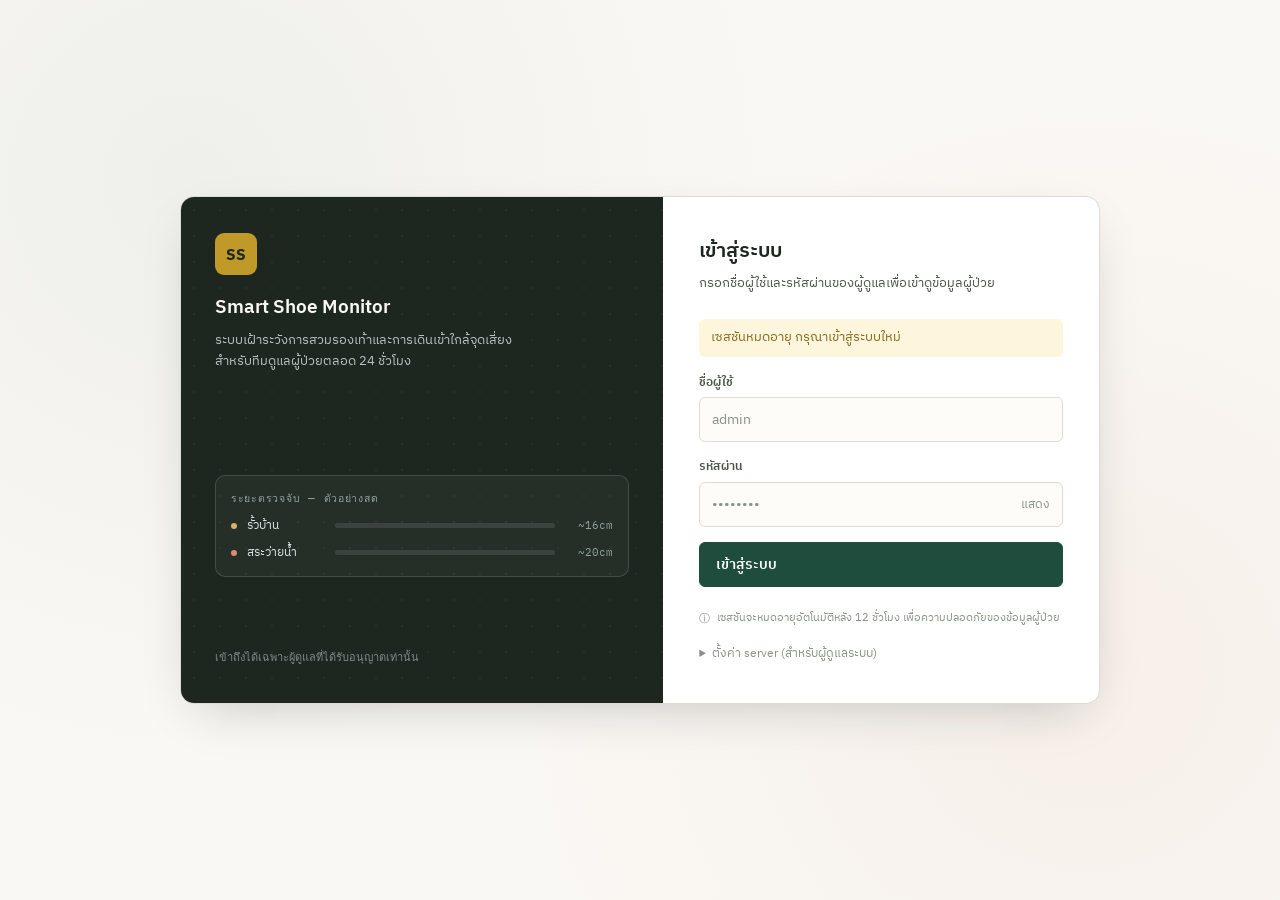
<file: dashboard.html>
<!DOCTYPE html>
<html lang="th">
<head>
<meta charset="UTF-8">
<meta name="viewport" content="width=device-width, initial-scale=1.0">
<title>Dashboard — Smart Shoe Monitor</title>
<link rel="preconnect" href="https://fonts.googleapis.com">
<link href="https://fonts.googleapis.com/css2?family=IBM+Plex+Sans+Thai:wght@400;500;600;700&family=IBM+Plex+Mono:wght@500;600&display=swap" rel="stylesheet">
<link rel="stylesheet" href="shared.css">
<style>
  /* ===== Stat grid ===== */
  .stat-grid{
    display:grid;
    grid-template-columns:repeat(4,1fr);
    gap:1px;
    background:var(--line);
    border:1px solid var(--line);
    border-radius:var(--radius);
    overflow:hidden;
    margin-bottom:2rem;
  }
  .stat{background:var(--panel); padding:1.1rem 1.2rem; position:relative;}
  .stat-label{font-size:11.5px; color:var(--ink-soft); margin-bottom:.5rem;}
  .stat-value{
    font-family:'IBM Plex Mono',monospace;
    font-size:28px; font-weight:600; line-height:1;
    display:flex; align-items:baseline; gap:.35rem;
  }
  .stat-value .unit{font-size:13px; font-weight:500; color:var(--ink-faint);}
  .stat-sub{font-size:11.5px; color:var(--ink-faint); margin-top:.45rem;}
  .stat.flag-danger .stat-value{color:var(--clay);}
  .stat.flag-warning .stat-value{color:var(--gold);}
  .stat.flag-ok .stat-value{color:var(--pine);}
  .stat-icon{position:absolute; top:1.1rem; right:1.2rem; width:7px; height:7px; border-radius:50%;}
  .stat.flag-danger .stat-icon{background:var(--clay);}
  .stat.flag-warning .stat-icon{background:var(--gold-mid);}
  .stat.flag-ok .stat-icon{background:var(--pine-mid);}

  @media (max-width: 900px){ .stat-grid{grid-template-columns:repeat(2,1fr);} }

  /* ===== Body grid ===== */
  .body-grid{display:grid; grid-template-columns:1.15fr .85fr; gap:1.5rem;}
  @media (max-width: 980px){ .body-grid{grid-template-columns:1fr;} }

  /* ===== Zone breakdown bars ===== */
  .zone-bars{padding:1.1rem 1.2rem;}
  .zone-bar-row{margin-bottom:1rem;}
  .zone-bar-row:last-child{margin-bottom:0;}
  .zone-bar-top{display:flex; justify-content:space-between; font-size:12.5px; margin-bottom:.4rem;}
  .zone-bar-top .zname{font-weight:600;}
  .zone-bar-top .zcount{font-family:'IBM Plex Mono',monospace; color:var(--ink-faint);}
  .zone-bar-track{height:8px; border-radius:4px; background:var(--paper); overflow:hidden;}
  .zone-bar-fill{height:100%; border-radius:4px; transition:width .4s ease;}
  .zone-bar-fill.fence{background:var(--gold-mid);}
  .zone-bar-fill.pool{background:var(--clay-mid);}

  /* ===== Event log ===== */
  .event-row{display:flex; gap:.8rem; padding:.7rem 1.2rem; border-bottom:1px solid var(--line-soft); font-size:12.5px;}
  .event-row:last-child{border-bottom:none;}
  .event-time{font-family:'IBM Plex Mono',monospace; color:var(--ink-faint); font-size:11px; width:46px; flex-shrink:0; padding-top:.15rem;}
  .event-dot{width:7px; height:7px; border-radius:50%; margin-top:.45rem; flex-shrink:0;}
  .event-dot.danger{background:var(--clay);}
  .event-dot.warning{background:var(--gold-mid);}
  .event-dot.ok{background:var(--pine-mid);}
  .event-dot.info{background:var(--slate);}
  .event-text strong{font-weight:600;}
  .event-sub{color:var(--ink-faint); font-size:11px; margin-top:1px;}
  .event-log-body{max-height:560px; overflow-y:auto;}

  .refresh-note{
    display:flex; align-items:center; gap:.4rem;
    font-size:11px; color:var(--ink-faint); font-family:'IBM Plex Mono',monospace;
  }

  .footnote{
    margin-top:1.5rem; padding:1rem 1.2rem;
    border:1px dashed var(--line); border-radius:var(--radius);
    font-size:11.5px; color:var(--ink-faint);
    display:flex; gap:.6rem;
  }
</style>
</head>
<body>

<header class="app-header">
  <div class="brand">
    <div class="brand-mark">SS</div>
    <div class="brand-text">
      <h1>Smart Shoe Monitor</h1>
      <p>ระบบเฝ้าระวังการสวมรองเท้าและความเสี่ยงการพลัดหลง</p>
    </div>
  </div>
  <nav class="app-nav" aria-label="เมนูหลัก">
    <a href="dashboard.html" aria-current="page">Dashboard</a>
    <a href="log.html">Log</a>
    <a href="report.html">Report</a>
  </nav>
  <div class="header-right">
    <div class="live-pill" id="livePill"><span class="live-dot" id="liveDot"></span><span id="liveText">เชื่อมต่อ server...</span></div>
    <div class="user-pill">ผู้ดูแล: <span class="who" id="headerUser">—</span></div>
    <button class="logout-btn" id="logoutBtn">ออกจากระบบ</button>
  </div>
</header>

<main class="app-main">

  <div class="section-label">สรุปภาพรวมวันนี้</div>
  <div class="stat-grid" id="statGrid">
    <div class="stat"><div class="state-block"><span class="spinner"></span></div></div>
    <div class="stat"><div class="state-block"><span class="spinner"></span></div></div>
    <div class="stat"><div class="state-block"><span class="spinner"></span></div></div>
    <div class="stat"><div class="state-block"><span class="spinner"></span></div></div>
  </div>

  <div class="body-grid">

    <div>
      <div class="section-label">สัดส่วนจุดเสี่ยงที่ถูกละเมิดวันนี้</div>
      <div class="panel" style="margin-bottom:1.5rem;">
        <div class="panel-head">
          <h2>เข้าใกล้จุดอันตราย แยกตามจุด</h2>
          <span class="count" id="zoneTotalCount">—</span>
        </div>
        <div class="zone-bars" id="zoneBars">
          <div class="state-block"><span class="spinner"></span></div>
        </div>
      </div>

      <div class="section-label">เกี่ยวกับหน้านี้</div>
      <div class="footnote">
        <span class="mono" aria-hidden="true">ⓘ</span>
        <span>ข้อมูลในหน้านี้ดึงสดจาก <code class="mono">/api/dashboard/summary</code> นับเฉพาะวันนี้ (เวลาไทย) ดูประวัติย้อนหลังทั้งหมดได้ที่หน้า <strong>Log</strong> และดูแนวโน้มเชิงสถิติได้ที่หน้า <strong>Report</strong></span>
      </div>
    </div>

    <div>
      <div class="section-label" style="display:flex; align-items:center; justify-content:space-between; gap:.5rem;">
        <span style="white-space:nowrap;">บันทึกเหตุการณ์ล่าสุด</span>
        <span class="refresh-note" id="refreshNote">อัปเดตล่าสุด —</span>
      </div>
      <div class="panel">
        <div class="panel-head">
          <h2>Event log</h2>
          <span class="count" id="eventCount">—</span>
        </div>
        <div class="panel-body event-log-body" id="eventLog">
          <div class="state-block"><span class="spinner"></span></div>
        </div>
      </div>
    </div>

  </div>

</main>

<script src="shared.js"></script>
<script>
  requireAuth();
  initHeaderChrome();

  const REFRESH_MS = 15000;
  let refreshTimer = null;

  async function loadSummary() {
    try {
      const data = await authFetch('/api/dashboard/summary');
      setLive(true);
      renderStats(data);
      renderZoneBars(data.breach_by_zone || {});
      renderEvents(data.recent_events || []);
      document.getElementById('refreshNote').textContent =
        'อัปเดตล่าสุด ' + new Date().toLocaleTimeString('th-TH', { hour: '2-digit', minute: '2-digit', second: '2-digit', hour12: false });
    } catch (err) {
      setLive(false);
      if (err.status !== 401) {
        renderError(err.message || 'โหลดข้อมูลไม่สำเร็จ');
      }
    }
  }

  function setLive(ok) {
    document.getElementById('liveDot').className = 'live-dot' + (ok ? '' : ' off');
    document.getElementById('liveText').textContent = ok ? 'เชื่อมต่อ server' : 'เชื่อมต่อ server ไม่ได้';
  }

  function renderStats(data) {
    const breachToday = data.breach_today ?? 0;
    const shoeToday = data.shoe_removed_today ?? 0;
    const byZone = data.breach_by_zone || {};
    const fenceCount = byZone.fence ?? 0;
    const poolCount = byZone.pool ?? 0;

    const cards = [
      {
        flag: breachToday > 0 ? 'danger' : 'ok',
        label: 'เข้าใกล้จุดอันตราย (วันนี้)',
        value: breachToday, unit: 'ครั้ง',
        sub: `รั้วบ้าน ${fenceCount} · สระว่ายน้ำ ${poolCount}`,
      },
      {
        flag: shoeToday > 0 ? 'warning' : 'ok',
        label: 'ถอดรองเท้า (วันนี้)',
        value: shoeToday, unit: 'ครั้ง',
        sub: shoeToday > 0 ? 'ดูรายละเอียดในตาราง Log' : 'ยังไม่มีการถอดรองเท้าวันนี้',
      },
      {
        flag: 'ok',
        label: 'จุดเสี่ยงที่ตรวจพบ',
        value: Object.keys(byZone).length, unit: 'จุด',
        sub: Object.keys(byZone).length ? Object.keys(byZone).map(zoneLabel).join(' · ') : 'ไม่มีการละเมิดวันนี้',
      },
      {
        flag: 'ok',
        label: 'เหตุการณ์ล่าสุด',
        value: (data.recent_events || []).length, unit: 'รายการ',
        sub: 'แสดง 20 รายการล่าสุดทุกประเภท',
      },
    ];

    document.getElementById('statGrid').innerHTML = cards.map(c => `
      <div class="stat flag-${c.flag}">
        <div class="stat-icon"></div>
        <div class="stat-label">${c.label}</div>
        <div class="stat-value">${c.value}<span class="unit">${c.unit}</span></div>
        <div class="stat-sub">${c.sub}</div>
      </div>
    `).join('');
  }

  function renderZoneBars(byZone) {
    const entries = Object.entries(byZone);
    const wrap = document.getElementById('zoneBars');
    const totalEl = document.getElementById('zoneTotalCount');
    const total = entries.reduce((s, [, v]) => s + v, 0);
    totalEl.textContent = `${total} ครั้งวันนี้`;

    if (!entries.length) {
      wrap.innerHTML = `<div class="state-block"><span class="state-icon">✓</span>ยังไม่มีการละเมิดจุดเสี่ยงวันนี้</div>`;
      return;
    }

    const max = Math.max(...entries.map(([, v]) => v), 1);
    wrap.innerHTML = entries.map(([zone, count]) => `
      <div class="zone-bar-row">
        <div class="zone-bar-top">
          <span class="zname">${zoneLabel(zone)}</span>
          <span class="zcount">${count} ครั้ง</span>
        </div>
        <div class="zone-bar-track">
          <div class="zone-bar-fill ${zone === 'pool' ? 'pool' : 'fence'}" style="width:${(count / max) * 100}%"></div>
        </div>
      </div>
    `).join('');
  }

  function renderEvents(events) {
    document.getElementById('eventCount').textContent = `${events.length} รายการ`;
    const log = document.getElementById('eventLog');

    if (!events.length) {
      log.innerHTML = `<div class="state-block"><span class="state-icon">—</span>ยังไม่มีเหตุการณ์บันทึก</div>`;
      return;
    }

    log.innerHTML = events.map(e => {
      const sev = eventSeverity(e);
      const time = e.ts_local ? new Date(e.ts_local).toLocaleTimeString('th-TH', { hour: '2-digit', minute: '2-digit', hour12: false }) : '—';
      const who = e.label || e.device_id || 'อุปกรณ์ไม่ทราบชื่อ';
      let text = eventTypeLabel(e.event_type);
      let sub = e.device_id || '';

      if (e.event_type === 'zone_breach') {
        sub = `${zoneLabel(e.zone)} · ระยะ ${fmtDistance(e.distance_cm)}`;
      } else if (e.event_type === 'shoe_removed') {
        if (e.shoe_left === false && e.shoe_right === false) text = 'ถอดรองเท้าทั้งสองข้าง';
        else if (e.shoe_left === false) text = 'ถอดรองเท้าข้างซ้าย';
        else if (e.shoe_right === false) text = 'ถอดรองเท้าข้างขวา';
        sub = e.device_id || '';
      } else if (e.event_type === 'step_data') {
        sub = `${e.step_count ?? 0} ก้าว · ${e.device_id || ''}`;
      }

      return `
        <div class="event-row">
          <span class="event-time">${time}</span>
          <span class="event-dot ${sev}"></span>
          <div class="event-text">
            <strong>${who}</strong> ${text}
            <div class="event-sub">${sub}</div>
          </div>
        </div>
      `;
    }).join('');
  }

  function renderError(message) {
    document.getElementById('statGrid').innerHTML = `
      <div class="stat" style="grid-column:1/-1;">
        <div class="state-block error"><span class="state-icon">⚠</span>${message}</div>
      </div>`;
  }

  // initial load + polling
  loadSummary();
  refreshTimer = setInterval(loadSummary, REFRESH_MS);
  document.addEventListener('visibilitychange', () => {
    if (document.visibilityState === 'visible') loadSummary();
  });
</script>

</body>
</html>
</file>
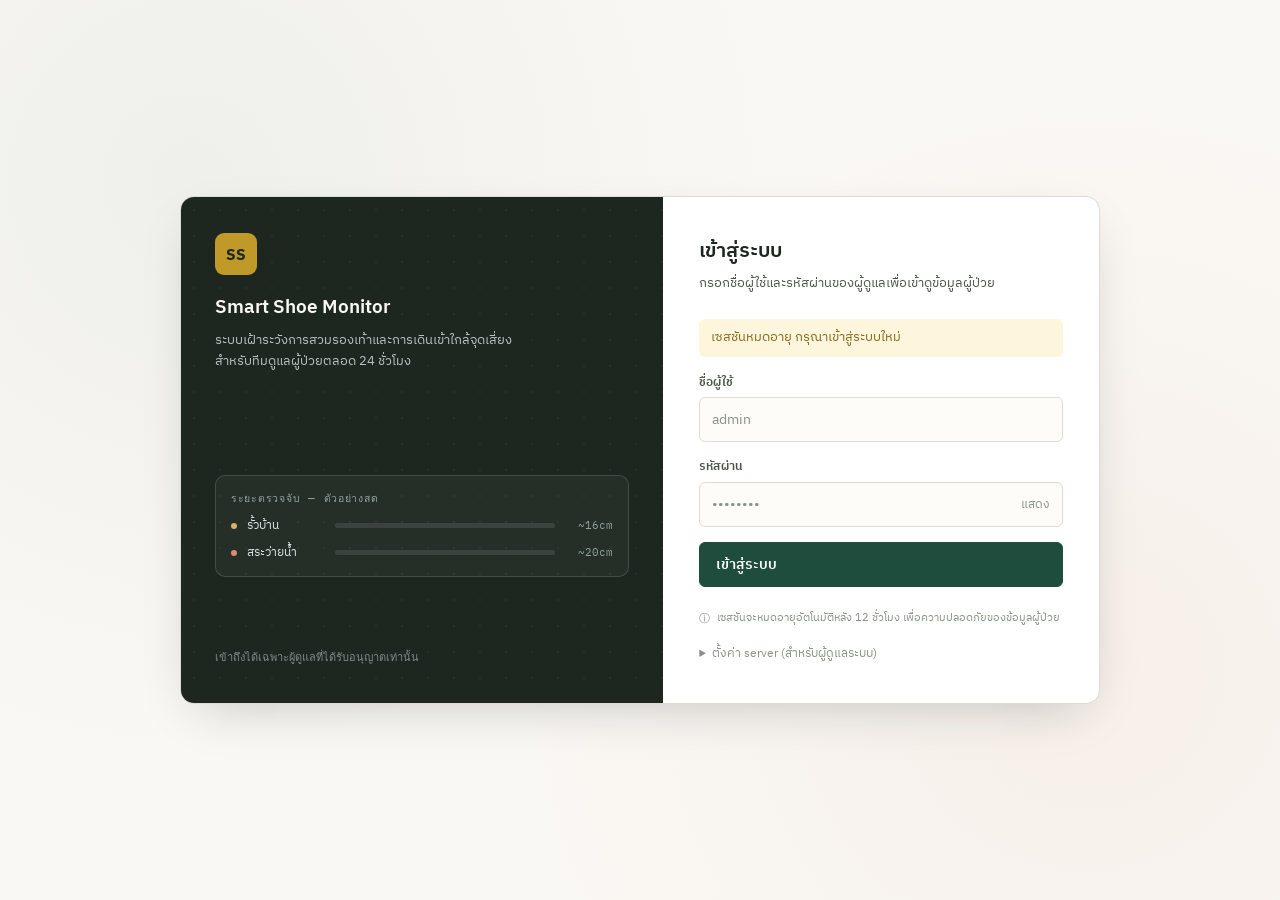
<file: log.html>
<!DOCTYPE html>
<html lang="th">
<head>
<meta charset="UTF-8">
<meta name="viewport" content="width=device-width, initial-scale=1.0">
<title>Log — Smart Shoe Monitor</title>
<link rel="preconnect" href="https://fonts.googleapis.com">
<link href="https://fonts.googleapis.com/css2?family=IBM+Plex+Sans+Thai:wght@400;500;600;700&family=IBM+Plex+Mono:wght@500;600&display=swap" rel="stylesheet">
<link rel="stylesheet" href="shared.css">
<style>
  .filter-panel{margin-bottom:1.4rem;}
  .filter-grid{
    display:grid;
    grid-template-columns:repeat(5, 1fr) auto;
    gap:.8rem;
    padding:1.1rem 1.2rem;
    align-items:end;
  }
  @media (max-width: 1100px){ .filter-grid{grid-template-columns:repeat(3,1fr); } }
  @media (max-width: 700px){ .filter-grid{grid-template-columns:repeat(2,1fr); } }

  .f-field label{
    display:block; font-size:11px; font-weight:600;
    color:var(--ink-soft); margin-bottom:.35rem;
  }
  .f-field select, .f-field input{
    width:100%; font-family:inherit; font-size:12.5px;
    padding:.55rem .6rem;
    border:1px solid var(--line); border-radius:var(--radius-sm);
    background:#fdfcf9; color:var(--ink);
  }
  .f-field select:focus, .f-field input:focus{outline:none; border-color:var(--pine-mid); box-shadow:var(--focus-ring);}
  .f-actions{display:flex; gap:.5rem;}

  /* ===== table ===== */
  .table-wrap{overflow-x:auto;}
  table.log-table{width:100%; border-collapse:collapse; font-size:12.5px; min-width:780px;}
  table.log-table thead th{
    text-align:left; padding:.7rem 1rem;
    font-size:10.5px; letter-spacing:.05em; text-transform:uppercase;
    color:var(--ink-faint); border-bottom:1px solid var(--line);
    background:var(--paper);
    position:sticky; top:0;
  }
  table.log-table tbody td{
    padding:.65rem 1rem; border-bottom:1px solid var(--line-soft);
    vertical-align:middle;
  }
  table.log-table tbody tr:hover{background:var(--paper);}
  table.log-table tbody tr:last-child td{border-bottom:none;}
  .col-time{font-family:'IBM Plex Mono',monospace; color:var(--ink-soft); white-space:nowrap;}
  .col-device{font-family:'IBM Plex Mono',monospace; font-size:11.5px; color:var(--ink-faint);}

  .table-scroll{max-height:62vh; overflow:auto;}

  /* ===== pagination ===== */
  .pagination{
    display:flex; align-items:center; justify-content:space-between;
    padding:.9rem 1.2rem; border-top:1px solid var(--line-soft);
    font-size:12px; color:var(--ink-soft); flex-wrap:wrap; gap:.6rem;
  }
  .page-controls{display:flex; align-items:center; gap:.5rem;}
  .page-controls button{
    background:var(--panel); border:1px solid var(--line); border-radius:var(--radius-sm);
    padding:.4rem .75rem; font-size:12px; cursor:pointer; font-family:inherit;
  }
  .page-controls button:disabled{opacity:.4; cursor:not-allowed;}
  .page-controls button:not(:disabled):hover{background:var(--paper);}
  .page-num{font-family:'IBM Plex Mono',monospace;}
</style>
</head>
<body>

<header class="app-header">
  <div class="brand">
    <div class="brand-mark">SS</div>
    <div class="brand-text">
      <h1>Smart Shoe Monitor</h1>
      <p>ระบบเฝ้าระวังการสวมรองเท้าและความเสี่ยงการพลัดหลง</p>
    </div>
  </div>
  <nav class="app-nav" aria-label="เมนูหลัก">
    <a href="dashboard.html">Dashboard</a>
    <a href="log.html" aria-current="page">Log</a>
    <a href="report.html">Report</a>
  </nav>
  <div class="header-right">
    <div class="user-pill">ผู้ดูแล: <span class="who" id="headerUser">—</span></div>
    <button class="logout-btn" id="logoutBtn">ออกจากระบบ</button>
  </div>
</header>

<main class="app-main">

  <div class="section-label">ตัวกรองเหตุการณ์</div>
  <div class="panel filter-panel">
    <div class="filter-grid">
      <div class="f-field">
        <label for="fDevice">อุปกรณ์</label>
        <select id="fDevice"><option value="">ทั้งหมด</option></select>
      </div>
      <div class="f-field">
        <label for="fType">ประเภทเหตุการณ์</label>
        <select id="fType">
          <option value="">ทั้งหมด</option>
          <option value="zone_breach">เข้าใกล้จุดอันตราย</option>
          <option value="shoe_removed">ถอดรองเท้า</option>
          <option value="step_data">ข้อมูลการเดิน</option>
          <option value="heartbeat">heartbeat</option>
        </select>
      </div>
      <div class="f-field">
        <label for="fZone">จุดเสี่ยง</label>
        <select id="fZone">
          <option value="">ทั้งหมด</option>
          <option value="fence">รั้วบ้าน</option>
          <option value="pool">สระว่ายน้ำ</option>
        </select>
      </div>
      <div class="f-field">
        <label for="fFrom">จากวันที่</label>
        <input type="date" id="fFrom">
      </div>
      <div class="f-field">
        <label for="fTo">ถึงวันที่</label>
        <input type="date" id="fTo">
      </div>
      <div class="f-actions">
        <button class="btn btn-primary" id="applyFilters">กรอง</button>
        <button class="btn btn-ghost" id="clearFilters">ล้าง</button>
      </div>
    </div>
  </div>

  <div class="section-label">รายการเหตุการณ์</div>
  <div class="panel">
    <div class="panel-head">
      <h2>Event log</h2>
      <span class="count" id="logCount">—</span>
    </div>

    <div id="logBody">
      <div class="state-block"><span class="spinner"></span></div>
    </div>

    <div class="pagination" id="pagination" style="display:none;">
      <span id="pageInfo"></span>
      <div class="page-controls">
        <button id="prevPage">← ก่อนหน้า</button>
        <span class="page-num" id="pageNum">1</span>
        <button id="nextPage">ถัดไป →</button>
      </div>
    </div>
  </div>

</main>

<script src="shared.js"></script>
<script>
  requireAuth();
  initHeaderChrome();

  const state = { page: 1, per_page: 50, pages: 1, total: 0 };

  function currentFilters() {
    const f = {};
    const device = document.getElementById('fDevice').value;
    const type = document.getElementById('fType').value;
    const zone = document.getElementById('fZone').value;
    const from = document.getElementById('fFrom').value;
    const to = document.getElementById('fTo').value;
    if (device) f.device_id = device;
    if (type) f.event_type = type;
    if (zone) f.zone = zone;
    if (from) f.from_ts = `${from}T00:00:00+07:00`;
    if (to) f.to_ts = `${to}T23:59:59+07:00`;
    return f;
  }

  function buildQuery(params) {
    const usp = new URLSearchParams(params);
    return usp.toString() ? `?${usp.toString()}` : '';
  }

  async function loadDevices() {
    try {
      const devices = await authFetch('/api/devices');
      const sel = document.getElementById('fDevice');
      (devices || []).forEach(d => {
        const opt = document.createElement('option');
        opt.value = d.device_id;
        opt.textContent = d.label ? `${d.label} (${d.device_id})` : d.device_id;
        sel.appendChild(opt);
      });
    } catch (err) {
      // ไม่ critical ต่อหน้านี้ — ปล่อยให้ dropdown เหลือแค่ "ทั้งหมด"
    }
  }

  async function loadLogs() {
    const body = document.getElementById('logBody');
    body.innerHTML = `<div class="state-block"><span class="spinner"></span></div>`;
    document.getElementById('pagination').style.display = 'none';

    const params = { ...currentFilters(), page: state.page, per_page: state.per_page };

    try {
      const data = await authFetch(`/api/logs${buildQuery(params)}`);
      state.page = data.page;
      state.pages = data.pages || 1;
      state.total = data.total || 0;
      renderTable(data.data || []);
      renderPagination();
      document.getElementById('logCount').textContent = `${state.total} รายการ`;
    } catch (err) {
      if (err.status !== 401) {
        body.innerHTML = `<div class="state-block error"><span class="state-icon">⚠</span>${err.message || 'โหลดข้อมูลไม่สำเร็จ'}</div>`;
      }
    }
  }

  function renderTable(rows) {
    const body = document.getElementById('logBody');
    if (!rows.length) {
      body.innerHTML = `<div class="state-block"><span class="state-icon">—</span>ไม่พบเหตุการณ์ตามเงื่อนไขที่เลือก</div>`;
      return;
    }

    const trs = rows.map(r => {
      const sev = eventSeverity(r);
      const time = r.ts_local ? new Date(r.ts_local).toLocaleString('th-TH', { day:'2-digit', month:'2-digit', year:'numeric', hour:'2-digit', minute:'2-digit', hour12:false }) : '—';

      let detail = '—';
      if (r.event_type === 'zone_breach') {
        detail = `${zoneLabel(r.zone)} · ${fmtDistance(r.distance_cm)}`;
      } else if (r.event_type === 'shoe_removed') {
        if (r.shoe_left === false && r.shoe_right === false) detail = 'ทั้งสองข้าง';
        else if (r.shoe_left === false) detail = 'ข้างซ้าย';
        else if (r.shoe_right === false) detail = 'ข้างขวา';
        else detail = 'สวมครบ';
      } else if (r.event_type === 'step_data') {
        detail = `${r.step_count ?? 0} ก้าว`;
      }

      return `
        <tr>
          <td class="col-time">${time}</td>
          <td><span class="chip ${sev}">${eventTypeLabel(r.event_type)}</span></td>
          <td>${r.device_label || '—'}</td>
          <td class="col-device">${r.device_id || '—'}</td>
          <td>${detail}</td>
        </tr>
      `;
    }).join('');

    body.innerHTML = `
      <div class="table-wrap table-scroll">
        <table class="log-table">
          <thead>
            <tr>
              <th>เวลา</th>
              <th>ประเภท</th>
              <th>อุปกรณ์ (ชื่อ)</th>
              <th>device_id</th>
              <th>รายละเอียด</th>
            </tr>
          </thead>
          <tbody>${trs}</tbody>
        </table>
      </div>
    `;
  }

  function renderPagination() {
    const pag = document.getElementById('pagination');
    if (state.total === 0) { pag.style.display = 'none'; return; }
    pag.style.display = 'flex';

    const startRow = (state.page - 1) * state.per_page + 1;
    const endRow = Math.min(state.page * state.per_page, state.total);
    document.getElementById('pageInfo').textContent = `แสดง ${startRow}–${endRow} จาก ${state.total} รายการ`;
    document.getElementById('pageNum').textContent = `${state.page} / ${state.pages}`;

    document.getElementById('prevPage').disabled = state.page <= 1;
    document.getElementById('nextPage').disabled = state.page >= state.pages;
  }

  document.getElementById('applyFilters').addEventListener('click', () => {
    state.page = 1;
    loadLogs();
  });
  document.getElementById('clearFilters').addEventListener('click', () => {
    document.getElementById('fDevice').value = '';
    document.getElementById('fType').value = '';
    document.getElementById('fZone').value = '';
    document.getElementById('fFrom').value = '';
    document.getElementById('fTo').value = '';
    state.page = 1;
    loadLogs();
  });
  document.getElementById('prevPage').addEventListener('click', () => {
    if (state.page > 1) { state.page -= 1; loadLogs(); }
  });
  document.getElementById('nextPage').addEventListener('click', () => {
    if (state.page < state.pages) { state.page += 1; loadLogs(); }
  });

  loadDevices();
  loadLogs();
</script>

</body>
</html>
</file>
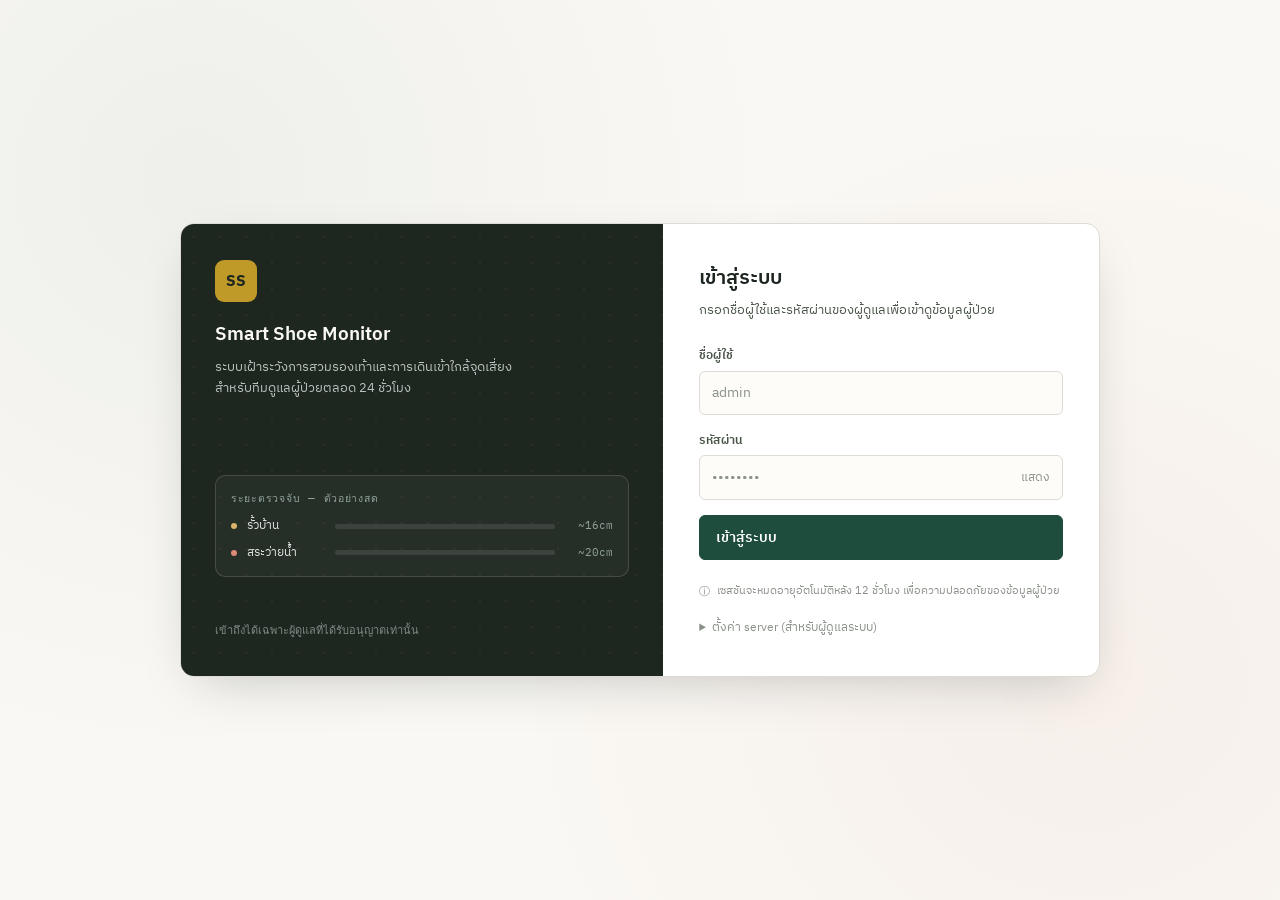
<file: login.html>
<!DOCTYPE html>
<html lang="th">
<head>
<meta charset="UTF-8">
<meta name="viewport" content="width=device-width, initial-scale=1.0">
<title>เข้าสู่ระบบ — Smart Shoe Monitor</title>
<link rel="preconnect" href="https://fonts.googleapis.com">
<link href="https://fonts.googleapis.com/css2?family=IBM+Plex+Sans+Thai:wght@400;500;600;700&family=IBM+Plex+Mono:wght@500;600&display=swap" rel="stylesheet">
<link rel="stylesheet" href="shared.css">
<style>
  body{
    min-height:100vh;
    display:flex;
    align-items:center;
    justify-content:center;
    background:
      radial-gradient(circle at 15% 20%, rgba(31,77,61,0.05), transparent 45%),
      radial-gradient(circle at 85% 75%, rgba(181,72,47,0.05), transparent 45%),
      var(--paper);
    padding:1.5rem;
  }

  .login-shell{
    width:100%;
    max-width:920px;
    display:grid;
    grid-template-columns:1.05fr .95fr;
    border:1px solid var(--line);
    border-radius:14px;
    overflow:hidden;
    background:var(--panel);
    box-shadow:0 18px 50px -20px rgba(21,32,28,.25);
  }

  /* ===== Left: brand / signature panel ===== */
  .login-aside{
    background:var(--ink);
    color:var(--paper);
    padding:2.6rem 2.4rem;
    display:flex;
    flex-direction:column;
    justify-content:space-between;
    position:relative;
    overflow:hidden;
  }
  .login-aside::before{
    content:"";
    position:absolute;
    inset:0;
    background-image:
      radial-gradient(circle, rgba(217,179,105,.55) 1.5px, transparent 1.5px);
    background-size:26px 26px;
    opacity:.12;
  }
  .aside-top{position:relative; z-index:1;}
  .brand-mark-lg{
    width:42px;height:42px;border-radius:9px;
    background:var(--gold-mid);
    display:flex;align-items:center;justify-content:center;
    color:var(--ink);font-weight:700;font-size:16px;
    font-family:'IBM Plex Mono',monospace;
    margin-bottom:1.4rem;
  }
  .aside-top h1{font-size:19px;font-weight:600;line-height:1.4;margin-bottom:.6rem;}
  .aside-top p{font-size:12.5px;color:#b9c2bd;line-height:1.7;max-width:320px;}

  /* signature element: live zone-distance strip, motion = the one accent */
  .zone-strip{
    position:relative; z-index:1;
    margin-top:2.2rem;
    border:1px solid rgba(255,255,255,.14);
    border-radius:10px;
    padding:1rem 1.1rem;
    background:rgba(255,255,255,.04);
  }
  .zone-strip .zs-label{
    font-family:'IBM Plex Mono',monospace;
    font-size:10.5px;
    letter-spacing:.07em;
    text-transform:uppercase;
    color:#8fa39a;
    margin-bottom:.7rem;
  }
  .zs-row{display:flex; align-items:center; gap:.7rem; font-size:12px; margin-bottom:.55rem;}
  .zs-row:last-child{margin-bottom:0;}
  .zs-dot{width:6px;height:6px;border-radius:50%;flex-shrink:0;}
  .zs-dot.fence{background:#d9b369;}
  .zs-dot.pool{background:#dd8a78;}
  .zs-name{color:#dfe4e1; flex-shrink:0; width:78px;}
  .zs-track{flex:1; height:5px; border-radius:3px; background:rgba(255,255,255,.1); overflow:hidden; position:relative;}
  .zs-fill{height:100%; border-radius:3px; animation:zsBreathe 4.5s ease-in-out infinite;}
  .zs-fill.fence{background:#d9b369; animation-delay:0s;}
  .zs-fill.pool{background:#dd8a78; animation-delay:1.1s;}
  @keyframes zsBreathe{
    0%,100%{width:22%;}
    45%{width:68%;}
    60%{width:58%;}
  }
  .zs-cm{font-family:'IBM Plex Mono',monospace; font-size:11px; color:#8fa39a; width:48px; text-align:right; flex-shrink:0;}

  .aside-bottom{position:relative; z-index:1; font-size:11px; color:#7e8b85; font-family:'IBM Plex Mono',monospace;}

  /* ===== Right: login form ===== */
  .login-form-wrap{
    padding:2.8rem 2.6rem;
    display:flex;
    flex-direction:column;
    justify-content:center;
  }
  .login-form-wrap h2{font-size:20px; font-weight:600; margin-bottom:.4rem;}
  .login-form-wrap .sub{font-size:12.5px; color:var(--ink-soft); margin-bottom:1.8rem;}

  .field{margin-bottom:1.1rem;}
  .field label{
    display:block; font-size:12px; font-weight:600;
    margin-bottom:.4rem; color:var(--ink-soft);
  }
  .field input{
    width:100%;
    font-family:inherit;
    font-size:14px;
    padding:.7rem .8rem;
    border:1px solid var(--line);
    border-radius:var(--radius-sm);
    background:#fdfcf9;
    color:var(--ink);
    transition:border-color .12s ease;
  }
  .field input:focus{outline:none; border-color:var(--pine-mid); box-shadow:var(--focus-ring);}
  .field input::placeholder{color:var(--ink-faint);}

  .pw-row{position:relative;}
  .pw-toggle{
    position:absolute; right:.6rem; top:50%; transform:translateY(-50%);
    background:none; border:none; cursor:pointer;
    font-size:11.5px; color:var(--ink-faint); font-family:inherit;
    padding:.2rem .3rem;
  }
  .pw-toggle:hover{color:var(--ink-soft);}

  .login-msg{
    font-size:12.5px;
    padding:.65rem .8rem;
    border-radius:var(--radius-sm);
    margin-bottom:1.1rem;
    display:none;
  }
  .login-msg.show{display:block;}
  .login-msg.error{background:var(--clay-light); color:var(--clay);}
  .login-msg.info{background:var(--gold-light); color:#8a6a1a;}

  .submit-row{margin-top:.4rem;}
  .submit-row .btn{width:100%; padding:.75rem 1.1rem; font-size:13.5px;}

  .form-footnote{
    margin-top:1.6rem;
    font-size:11px;
    color:var(--ink-faint);
    display:flex;
    align-items:flex-start;
    gap:.5rem;
  }

  details.adv{margin-top:1.3rem;}
  details.adv summary{
    font-size:11.5px; color:var(--ink-faint); cursor:pointer; user-select:none;
  }
  details.adv .adv-body{margin-top:.7rem;}
  details.adv input{font-size:12.5px;}

  @media (max-width: 760px){
    .login-shell{grid-template-columns:1fr; max-width:440px;}
    .login-aside{padding:2rem 1.8rem; order:2;}
    .login-form-wrap{padding:2.2rem 1.8rem; order:1;}
    .zone-strip{display:none;}
  }
</style>
</head>
<body>

<div class="login-shell">

  <aside class="login-aside">
    <div class="aside-top">
      <div class="brand-mark-lg">SS</div>
      <h1>Smart Shoe Monitor</h1>
      <p>ระบบเฝ้าระวังการสวมรองเท้าและการเดินเข้าใกล้จุดเสี่ยง สำหรับทีมดูแลผู้ป่วยตลอด 24 ชั่วโมง</p>
    </div>

    <div class="zone-strip" aria-hidden="true">
      <div class="zs-label">ระยะตรวจจับ — ตัวอย่างสด</div>
      <div class="zs-row">
        <span class="zs-dot fence"></span>
        <span class="zs-name">รั้วบ้าน</span>
        <span class="zs-track"><span class="zs-fill fence"></span></span>
        <span class="zs-cm">~16cm</span>
      </div>
      <div class="zs-row">
        <span class="zs-dot pool"></span>
        <span class="zs-name">สระว่ายน้ำ</span>
        <span class="zs-track"><span class="zs-fill pool"></span></span>
        <span class="zs-cm">~20cm</span>
      </div>
    </div>

    <div class="aside-bottom">เข้าถึงได้เฉพาะผู้ดูแลที่ได้รับอนุญาตเท่านั้น</div>
  </aside>

  <div class="login-form-wrap">
    <h2>เข้าสู่ระบบ</h2>
    <p class="sub">กรอกชื่อผู้ใช้และรหัสผ่านของผู้ดูแลเพื่อเข้าดูข้อมูลผู้ป่วย</p>

    <div class="login-msg" id="loginMsg" role="alert"></div>

    <form id="loginForm" autocomplete="off">
      <div class="field">
        <label for="username">ชื่อผู้ใช้</label>
        <input type="text" id="username" name="username" placeholder="admin" autocomplete="username" required>
      </div>
      <div class="field">
        <label for="password">รหัสผ่าน</label>
        <div class="pw-row">
          <input type="password" id="password" name="password" placeholder="••••••••" autocomplete="current-password" required>
          <button type="button" class="pw-toggle" id="pwToggle" aria-label="แสดง/ซ่อนรหัสผ่าน">แสดง</button>
        </div>
      </div>

      <div class="submit-row">
        <button type="submit" class="btn btn-primary" id="loginBtn">เข้าสู่ระบบ</button>
      </div>
    </form>

    <p class="form-footnote">
      <span class="mono" aria-hidden="true">ⓘ</span>
      <span>เซสชันจะหมดอายุอัตโนมัติหลัง 12 ชั่วโมง เพื่อความปลอดภัยของข้อมูลผู้ป่วย</span>
    </p>

    <details class="adv">
      <summary>ตั้งค่า server (สำหรับผู้ดูแลระบบ)</summary>
      <div class="adv-body">
        <div class="field">
          <label for="apiBase">API Base URL</label>
          <input type="text" id="apiBase" placeholder="https://smart-shoe-monitor.onrender.com">
        </div>
        <button type="button" class="btn btn-ghost" id="saveApiBase" style="font-size:12px; padding:.45rem .8rem;">บันทึก URL</button>
      </div>
    </details>
  </div>

</div>

<script src="shared.js"></script>
<script>
  // ถ้ามี token ที่ยังไม่หมดอายุอยู่แล้ว ข้ามไปหน้า dashboard ทันที
  (function(){
    const token = localStorage.getItem('ssm_token');
    if (token) {
      try {
        const payload = JSON.parse(atob(token.split('.')[1]));
        if (payload.exp && Date.now() / 1000 < payload.exp) {
          location.replace('dashboard.html');
        }
      } catch (e) { /* token เสีย - ปล่อยให้ login ใหม่ */ }
    }
  })();

  // แสดงข้อความ redirect (เช่น เซสชันหมดอายุ) ถ้ามี
  (function(){
    const msg = sessionStorage.getItem('ssm_login_msg');
    if (msg) {
      showLoginMsg(msg, 'info');
      sessionStorage.removeItem('ssm_login_msg');
    }
  })();

  // เติม API base ปัจจุบันลงในช่อง advanced
  document.getElementById('apiBase').value = API_BASE;
  document.getElementById('saveApiBase').addEventListener('click', () => {
    const val = document.getElementById('apiBase').value.trim().replace(/\/$/, '');
    if (val) {
      localStorage.setItem('ssm_api_base', val);
      showLoginMsg('บันทึก API URL แล้ว: ' + val, 'info');
    }
  });

  document.getElementById('pwToggle').addEventListener('click', () => {
    const pw = document.getElementById('password');
    const btn = document.getElementById('pwToggle');
    if (pw.type === 'password') { pw.type = 'text'; btn.textContent = 'ซ่อน'; }
    else { pw.type = 'password'; btn.textContent = 'แสดง'; }
  });

  function showLoginMsg(text, type) {
    const el = document.getElementById('loginMsg');
    el.textContent = text;
    el.className = 'login-msg show ' + type;
  }
  function hideLoginMsg() {
    const el = document.getElementById('loginMsg');
    el.className = 'login-msg';
  }

  document.getElementById('loginForm').addEventListener('submit', async (e) => {
    e.preventDefault();
    hideLoginMsg();

    const username = document.getElementById('username').value.trim();
    const password = document.getElementById('password').value;
    const btn = document.getElementById('loginBtn');

    if (!username || !password) {
      showLoginMsg('กรุณากรอกชื่อผู้ใช้และรหัสผ่าน', 'error');
      return;
    }

    btn.disabled = true;
    btn.textContent = 'กำลังเข้าสู่ระบบ...';

    try {
      const res = await fetch(`${API_BASE}/api/login`, {
        method: 'POST',
        headers: { 'Content-Type': 'application/json' },
        body: JSON.stringify({ username, password }),
      });

      const data = await res.json().catch(() => null);

      if (!res.ok) {
        const detail = (data && data.detail) ? data.detail : 'เข้าสู่ระบบไม่สำเร็จ';
        showLoginMsg(detail, 'error');
        return;
      }

      localStorage.setItem('ssm_token', data.access_token);
      localStorage.setItem('ssm_user', JSON.stringify({ username }));

      const redirectTo = sessionStorage.getItem('ssm_redirect_after_login') || 'dashboard.html';
      sessionStorage.removeItem('ssm_redirect_after_login');
      location.replace(redirectTo);

    } catch (err) {
      showLoginMsg('เชื่อมต่อ server ไม่ได้ — ตรวจสอบ API URL หรืออินเทอร์เน็ต', 'error');
    } finally {
      btn.disabled = false;
      btn.textContent = 'เข้าสู่ระบบ';
    }
  });
</script>

</body>
</html>
</file>
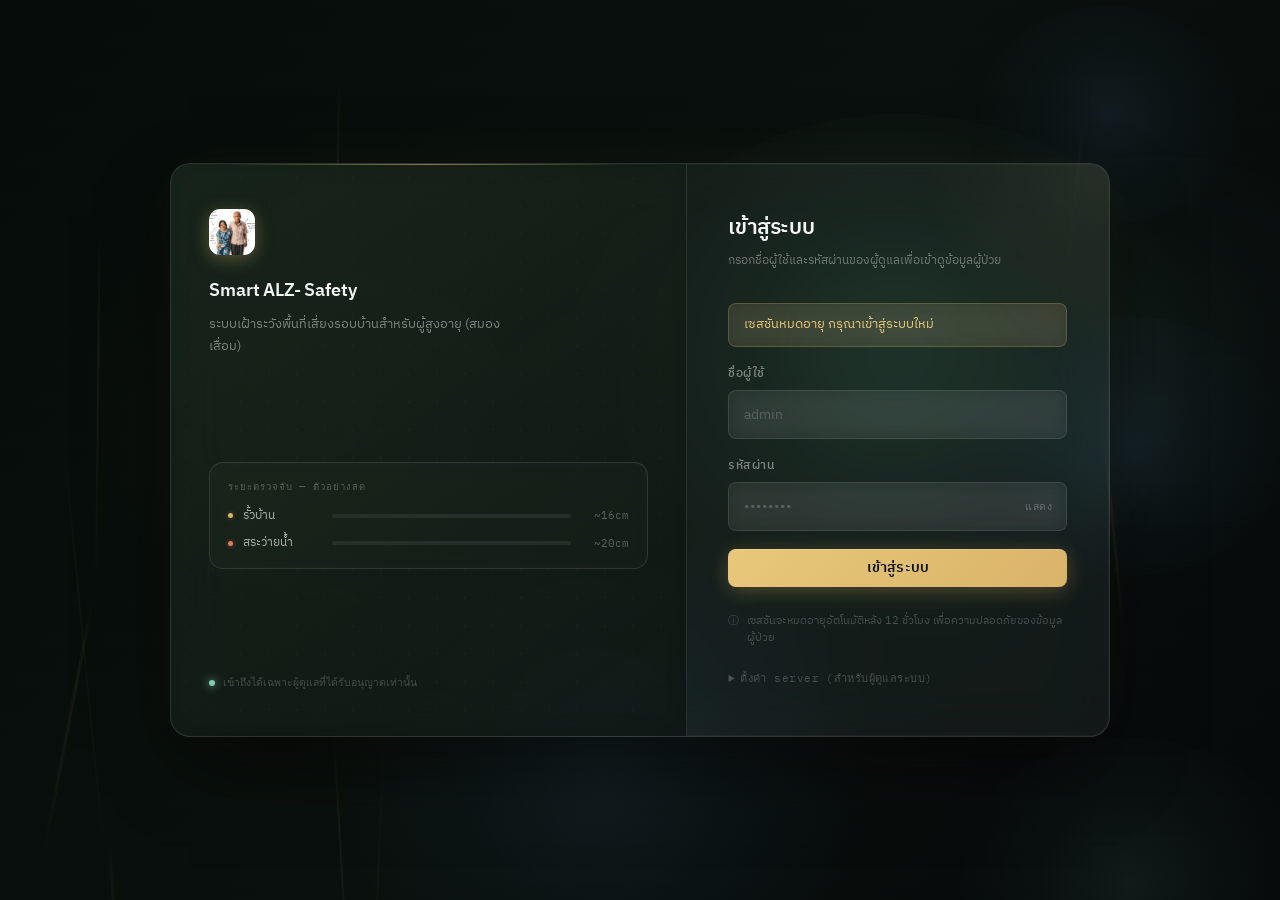
<file: static/dashboard.html>
<!DOCTYPE html>
<html lang="th">

<head>
  <meta charset="UTF-8">
  <meta name="viewport" content="width=device-width, initial-scale=1.0">
  <link rel="icon" type="image/png" href="ctc.png">
  <title>Dashboard — Smart ALZ-Guard</title>
  <link rel="preconnect" href="https://fonts.googleapis.com">
  <link
    href="https://fonts.googleapis.com/css2?family=IBM+Plex+Sans+Thai:wght@400;500;600;700&family=IBM+Plex+Mono:wght@500;600&display=swap"
    rel="stylesheet">
  <link rel="stylesheet" href="shared.css">
  <style>
    /* ===== Stat grid ===== */
    .stat-grid {
      display: grid;
      grid-template-columns: repeat(4, 1fr);
      gap: 1px;
      background: var(--line);
      border: 1px solid var(--line);
      border-radius: var(--radius);
      overflow: hidden;
      margin-bottom: 2rem;
    }

    .stat {
      background: var(--panel);
      padding: 1.1rem 1.2rem;
      position: relative;
    }

    .stat-label {
      font-size: 11.5px;
      color: var(--ink-soft);
      margin-bottom: .5rem;
    }

    .stat-value {
      font-family: 'IBM Plex Mono', monospace;
      font-size: 28px;
      font-weight: 600;
      line-height: 1;
      display: flex;
      align-items: baseline;
      gap: .35rem;
    }

    .stat-value .unit {
      font-size: 13px;
      font-weight: 500;
      color: var(--ink-faint);
    }

    .stat-sub {
      font-size: 11.5px;
      color: var(--ink-faint);
      margin-top: .45rem;
    }

    .stat.flag-danger .stat-value {
      color: var(--clay);
    }

    .stat.flag-warning .stat-value {
      color: var(--gold);
    }

    .stat.flag-ok .stat-value {
      color: var(--pine);
    }

    .stat-icon {
      position: absolute;
      top: 1.1rem;
      right: 1.2rem;
      width: 7px;
      height: 7px;
      border-radius: 50%;
    }

    .stat.flag-danger .stat-icon {
      background: var(--clay);
    }

    .stat.flag-warning .stat-icon {
      background: var(--gold-mid);
    }

    .stat.flag-ok .stat-icon {
      background: var(--pine-mid);
    }

    @media (max-width: 900px) {
      .stat-grid {
        grid-template-columns: repeat(2, 1fr);
      }
    }

    /* ===== Body grid ===== */
    .body-grid {
      display: grid;
      grid-template-columns: 1.15fr .85fr;
      gap: 1.5rem;
    }

    @media (max-width: 980px) {
      .body-grid {
        grid-template-columns: 1fr;
      }
    }

    /* ===== Zone breakdown bars ===== */
    .zone-bars {
      padding: 1.1rem 1.2rem;
    }

    .zone-bar-row {
      margin-bottom: 1rem;
    }

    .zone-bar-row:last-child {
      margin-bottom: 0;
    }

    .zone-bar-top {
      display: flex;
      justify-content: space-between;
      font-size: 12.5px;
      margin-bottom: .4rem;
    }

    .zone-bar-top .zname {
      font-weight: 600;
    }

    .zone-bar-top .zcount {
      font-family: 'IBM Plex Mono', monospace;
      color: var(--ink-faint);
    }

    .zone-bar-track {
      height: 8px;
      border-radius: 4px;
      background: var(--paper);
      overflow: hidden;
    }

    .zone-bar-fill {
      height: 100%;
      border-radius: 4px;
      transition: width .4s ease;
    }

    .zone-bar-fill.fence {
      background: #e02020;
    }

    .zone-bar-fill.pool {
      background: #1565c0;
    }

    /* ===== Event log ===== */
    .event-row {
      display: flex;
      gap: .8rem;
      padding: .7rem 1.2rem;
      border-bottom: 1px solid var(--line-soft);
      font-size: 12.5px;
    }

    .event-row:last-child {
      border-bottom: none;
    }

    .event-time {
      font-family: 'IBM Plex Mono', monospace;
      color: var(--ink-faint);
      font-size: 11px;
      width: 46px;
      flex-shrink: 0;
      padding-top: .15rem;
    }

    .event-dot {
      width: 7px;
      height: 7px;
      border-radius: 50%;
      margin-top: .45rem;
      flex-shrink: 0;
    }

    .event-dot.danger {
      background: var(--clay);
    }

    .event-dot.warning {
      background: var(--gold-mid);
    }

    .event-dot.ok {
      background: var(--pine-mid);
    }

    .event-dot.info {
      background: var(--slate);
    }

    .event-text strong {
      font-weight: 600;
    }

    .event-sub {
      color: var(--ink-faint);
      font-size: 11px;
      margin-top: 1px;
    }

    .event-log-body {
      max-height: 560px;
      overflow-y: auto;
    }

    .refresh-note {
      display: flex;
      align-items: center;
      gap: .4rem;
      font-size: 11px;
      color: var(--ink-faint);
      font-family: 'IBM Plex Mono', monospace;
    }

    .footnote {
      margin-top: 1.5rem;
      padding: 1rem 1.2rem;
      border: 1px dashed var(--line);
      border-radius: var(--radius);
      font-size: 11.5px;
      color: var(--ink-faint);
      display: flex;
      gap: .6rem;
    }
  </style>
</head>

<body>

  <header class="app-header">
    <div class="brand">
      <img src="logo.png" alt="ALZ Guard" class="brand-mark">
      <div class="brand-text">
        <h1>Smart ALZ- Safety</h1>
        <p>ระบบเฝ้าระวังพื้นที่เสี่ยงรอบบ้านสำหรับผู้สูงอายุ (สมองเสื่อม)</p>
      </div>
    </div>
    <nav class="app-nav" aria-label="เมนูหลัก">
      <a href="dashboard.html" aria-current="page">Dashboard</a>
      <a href="log.html">Log</a>
      <a href="report.html">Report</a>
    </nav>
    <div class="header-right">
      <div class="live-pill" id="livePill"><span class="live-dot" id="liveDot"></span><span id="liveText">เชื่อมต่อ
          server...</span></div>
      <div class="user-pill">ผู้ดูแล: <span class="who" id="headerUser">—</span></div>
      <button class="logout-btn" id="logoutBtn">ออกจากระบบ</button>
    </div>
  </header>

  <main class="app-main">

    <div class="section-label">สรุปภาพรวมวันนี้</div>
    <div class="stat-grid" id="statGrid">
      <div class="stat">
        <div class="state-block"><span class="spinner"></span></div>
      </div>
      <div class="stat">
        <div class="state-block"><span class="spinner"></span></div>
      </div>
      <div class="stat">
        <div class="state-block"><span class="spinner"></span></div>
      </div>
      <div class="stat">
        <div class="state-block"><span class="spinner"></span></div>
      </div>
    </div>

    <div class="body-grid">

      <div>
        <div class="section-label">สัดส่วนจุดเสี่ยงที่ถูกละเมิดวันนี้</div>
        <div class="panel" style="margin-bottom:1.5rem;">
          <div class="panel-head">
            <h2>เข้าใกล้จุดอันตราย แยกตามจุด</h2>
            <span class="count" id="zoneTotalCount">—</span>
          </div>
          <div class="zone-bars" id="zoneBars">
            <div class="state-block"><span class="spinner"></span></div>
          </div>
        </div>

        <div class="section-label">เกี่ยวกับหน้านี้</div>
        <div class="footnote">
          <span class="mono" aria-hidden="true">ⓘ</span>
          <span>ข้อมูลในหน้านี้ดึงสดจาก <code class="mono">/api/dashboard/summary</code> นับเฉพาะวันนี้ (เวลาไทย)
            ดูประวัติย้อนหลังทั้งหมดได้ที่หน้า <strong>Log</strong> และดูแนวโน้มเชิงสถิติได้ที่หน้า
            <strong>Report</strong></span>
        </div>
      </div>

      <div>
        <div class="section-label" style="display:flex; align-items:center; justify-content:space-between; gap:.5rem;">
          <span style="white-space:nowrap;">บันทึกเหตุการณ์ล่าสุด</span>
          <span class="refresh-note" id="refreshNote">อัปเดตล่าสุด —</span>
        </div>
        <div class="panel">
          <div class="panel-head">
            <h2>Event log</h2>
            <span class="count" id="eventCount">—</span>
          </div>
          <div class="panel-body event-log-body" id="eventLog">
            <div class="state-block"><span class="spinner"></span></div>
          </div>
        </div>
      </div>

    </div>

  </main>

  <script src="shared.js"></script>
  <script>
    requireAuth();
    initHeaderChrome();

    const REFRESH_MS = 15000;
    let refreshTimer = null;

    async function loadSummary() {
      try {
        const data = await authFetch('/api/dashboard/summary');
        setLive(true);
        renderStats(data);
        renderZoneBars(data.breach_by_zone || {});
        renderEvents(data.recent_events || []);
        document.getElementById('refreshNote').textContent =
          'อัปเดตล่าสุด ' + new Date().toLocaleTimeString('th-TH', { hour: '2-digit', minute: '2-digit', second: '2-digit', hour12: false });
      } catch (err) {
        setLive(false);
        if (err.status !== 401) {
          renderError(err.message || 'โหลดข้อมูลไม่สำเร็จ');
        }
      }
    }

    function setLive(ok) {
      document.getElementById('liveDot').className = 'live-dot' + (ok ? '' : ' off');
      document.getElementById('liveText').textContent = ok ? 'เชื่อมต่อ server' : 'เชื่อมต่อ server ไม่ได้';
    }

    function mergeZones(byZone) {
      // รวม sensor_3 เข้ากับ fence เพราะเป็นจุดเดียวกัน
      const merged = {};
      for (const [zone, count] of Object.entries(byZone)) {
        const KEY_MAP = { 'sensor_3': 'fence', 'เซนเซอร์ 3': 'fence', 'รั้วบ้าน': 'fence', 'สระว่ายน้ำ': 'pool' };
        const key = KEY_MAP[zone] ?? zone;
        merged[key] = (merged[key] ?? 0) + count;
      }
      return merged;
    }

    function renderStats(data) {
      const breachToday = data.breach_today ?? 0;
      const shoeToday = data.shoe_removed_today ?? 0;
      const byZone = mergeZones(data.breach_by_zone || {});
      const fenceCount = byZone.fence ?? 0;
      const poolCount = byZone.pool ?? 0;

      const cards = [
        {
          flag: breachToday > 0 ? 'danger' : 'ok',
          label: 'เข้าใกล้จุดอันตราย (วันนี้)',
          value: breachToday, unit: 'ครั้ง',
          sub: `รั้วบ้าน ${fenceCount} · สระว่ายน้ำ ${poolCount}`,
        },
        {
          flag: shoeToday > 0 ? 'warning' : 'ok',
          label: 'ถอดรองเท้า (วันนี้)',
          value: shoeToday, unit: 'ครั้ง',
          sub: shoeToday > 0 ? 'ดูรายละเอียดในตาราง Log' : 'ยังไม่มีการถอดรองเท้าวันนี้',
        },
        {
          flag: 'ok',
          label: 'จุดเสี่ยงที่ตรวจพบ',
          value: Object.keys(byZone).length, unit: 'จุด',
          sub: Object.keys(byZone).length ? Object.keys(byZone).map(zoneLabel).join(' · ') : 'ไม่มีการละเมิดวันนี้',
        },
        {
          flag: 'ok',
          label: 'เหตุการณ์ล่าสุด',
          value: (data.recent_events || []).length, unit: 'รายการ',
          sub: 'แสดง 20 รายการล่าสุดทุกประเภท',
        },
      ];

      document.getElementById('statGrid').innerHTML = cards.map(c => `
      <div class="stat flag-${c.flag}">
        <div class="stat-icon"></div>
        <div class="stat-label">${c.label}</div>
        <div class="stat-value">${c.value}<span class="unit">${c.unit}</span></div>
        <div class="stat-sub">${c.sub}</div>
      </div>
    `).join('');
    }

    function renderZoneBars(byZone) {
      const entries = Object.entries(mergeZones(byZone));
      const wrap = document.getElementById('zoneBars');
      const totalEl = document.getElementById('zoneTotalCount');
      const total = entries.reduce((s, [, v]) => s + v, 0);
      totalEl.textContent = `${total} ครั้งวันนี้`;

      if (!entries.length) {
        wrap.innerHTML = `<div class="state-block"><span class="state-icon">✓</span>ยังไม่มีการละเมิดจุดเสี่ยงวันนี้</div>`;
        return;
      }

      const max = Math.max(...entries.map(([, v]) => v), 1);
      wrap.innerHTML = entries.map(([zone, count]) => `
      <div class="zone-bar-row">
        <div class="zone-bar-top">
          <span class="zname">${zoneLabel(zone)}</span>
          <span class="zcount">${count} ครั้ง</span>
        </div>
        <div class="zone-bar-track">
          <div class="zone-bar-fill ${(zone === 'pool' || zone === 'สระว่ายน้ำ') ? 'pool' : 'fence'}" style="width:${(count / max) * 100}%"></div>
        </div>
      </div>
    `).join('');
    }

    function renderEvents(events) {
      document.getElementById('eventCount').textContent = `${events.length} รายการ`;
      const log = document.getElementById('eventLog');

      if (!events.length) {
        log.innerHTML = `<div class="state-block"><span class="state-icon">—</span>ยังไม่มีเหตุการณ์บันทึก</div>`;
        return;
      }

      log.innerHTML = events.map(e => {
        const sev = eventSeverity(e);
        const time = e.ts_local ? new Date(e.ts_local).toLocaleTimeString('th-TH', { hour: '2-digit', minute: '2-digit', hour12: false }) : '—';
        const who = e.label || e.device_id || 'อุปกรณ์ไม่ทราบชื่อ';
        let text = eventTypeLabel(e.event_type);
        let sub = e.device_id || '';

        if (e.event_type === 'zone_breach') {
          sub = `${zoneLabel(e.zone)} · ระยะ ${fmtDistance(e.distance_cm)}`;
        } else if (e.event_type === 'shoe_removed') {
          if (e.shoe_left === false && e.shoe_right === false) text = 'ถอดรองเท้าทั้งสองข้าง';
          else if (e.shoe_left === false) text = 'ถอดรองเท้าข้างซ้าย';
          else if (e.shoe_right === false) text = 'ถอดรองเท้าข้างขวา';
          sub = e.device_id || '';
        } else if (e.event_type === 'step_data') {
          sub = `${e.step_count ?? 0} ก้าว · ${e.device_id || ''}`;
        }

        return `
        <div class="event-row">
          <span class="event-time">${time}</span>
          <span class="event-dot ${sev}"></span>
          <div class="event-text">
            <strong>${who}</strong> ${text}
            <div class="event-sub">${sub}</div>
          </div>
        </div>
      `;
      }).join('');
    }

    function renderError(message) {
      document.getElementById('statGrid').innerHTML = `
      <div class="stat" style="grid-column:1/-1;">
        <div class="state-block error"><span class="state-icon">⚠</span>${message}</div>
      </div>`;
    }

    // initial load + polling
    loadSummary();
    refreshTimer = setInterval(loadSummary, REFRESH_MS);
    document.addEventListener('visibilitychange', () => {
      if (document.visibilityState === 'visible') loadSummary();
    });
  </script>

</body>

</html>
</file>
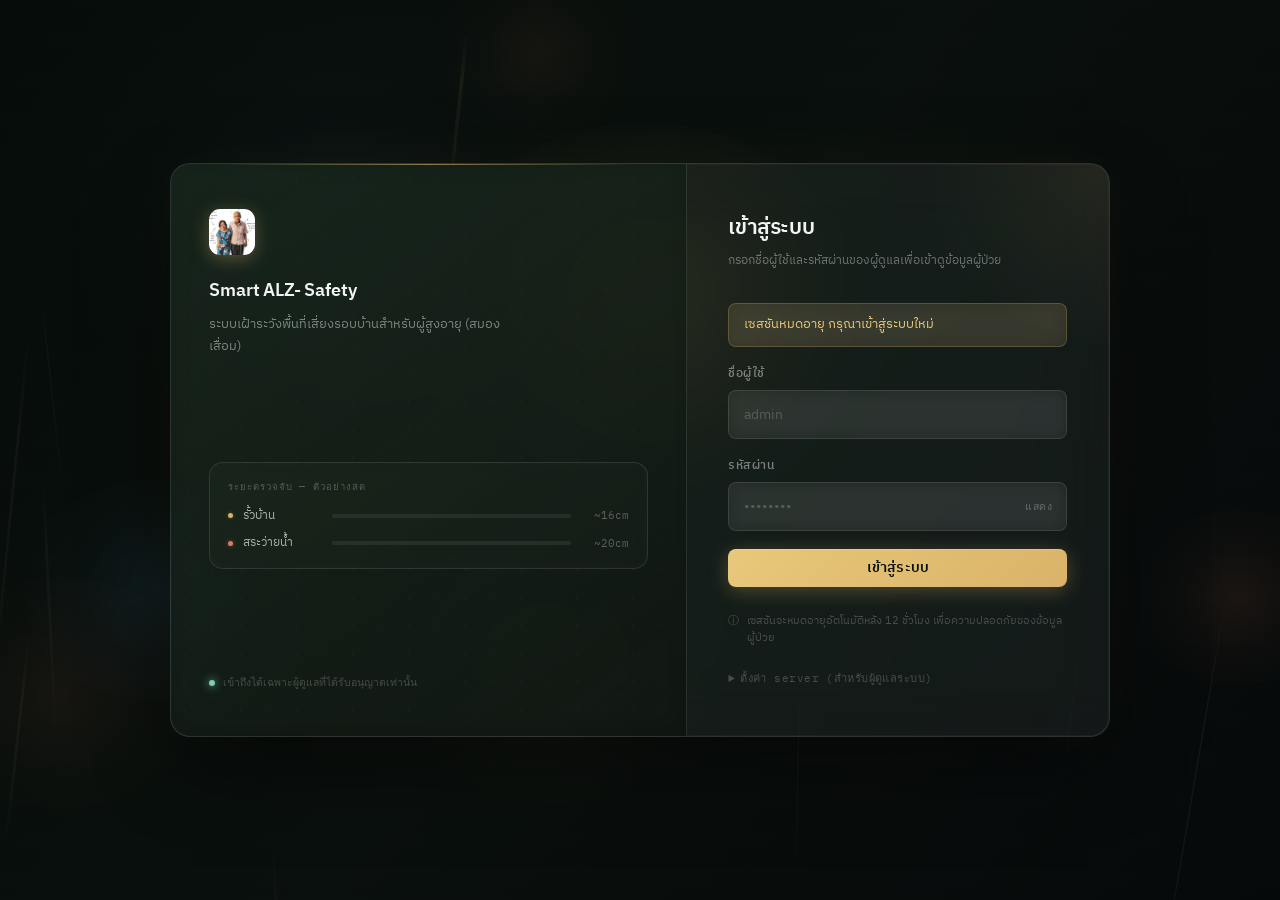
<file: static/log.html>
<!DOCTYPE html>
<html lang="th">

<head>
  <meta charset="UTF-8">
  <meta name="viewport" content="width=device-width, initial-scale=1.0">
  <link rel="icon" type="image/png" href="ctc.png">
  <title>Log — Smart ALZ-Guard</title>
  <link rel="preconnect" href="https://fonts.googleapis.com">
  <link
    href="https://fonts.googleapis.com/css2?family=IBM+Plex+Sans+Thai:wght@400;500;600;700&family=IBM+Plex+Mono:wght@500;600&display=swap"
    rel="stylesheet">
  <link rel="stylesheet" href="shared.css">
  <style>
    .filter-panel {
      margin-bottom: 1.4rem;
    }

    .filter-grid {
      display: grid;
      grid-template-columns: repeat(5, 1fr) auto;
      gap: .8rem;
      padding: 1.1rem 1.2rem;
      align-items: end;
    }

    @media (max-width: 1100px) {
      .filter-grid {
        grid-template-columns: repeat(3, 1fr);
      }
    }

    @media (max-width: 700px) {
      .filter-grid {
        grid-template-columns: repeat(2, 1fr);
      }
    }

    .f-field label {
      display: block;
      font-size: 11px;
      font-weight: 600;
      color: var(--ink-soft);
      margin-bottom: .35rem;
    }

    .f-field select,
    .f-field input {
      width: 100%;
      font-family: inherit;
      font-size: 12.5px;
      padding: .55rem .6rem;
      border: 1px solid var(--line);
      border-radius: var(--radius-sm);
      background: #fdfcf9;
      color: var(--ink);
    }

    .f-field select:focus,
    .f-field input:focus {
      outline: none;
      border-color: var(--pine-mid);
      box-shadow: var(--focus-ring);
    }

    .f-actions {
      display: flex;
      gap: .5rem;
    }

    /* ===== table ===== */
    .table-wrap {
      overflow-x: auto;
    }

    table.log-table {
      width: 100%;
      border-collapse: collapse;
      font-size: 12.5px;
      min-width: 780px;
    }

    table.log-table thead th {
      text-align: left;
      padding: .7rem 1rem;
      font-size: 10.5px;
      letter-spacing: .05em;
      text-transform: uppercase;
      color: var(--ink-faint);
      border-bottom: 1px solid var(--line);
      background: var(--paper);
      position: sticky;
      top: 0;
    }

    table.log-table tbody td {
      padding: .65rem 1rem;
      border-bottom: 1px solid var(--line-soft);
      vertical-align: middle;
    }

    table.log-table tbody tr:hover {
      background: var(--paper);
    }

    table.log-table tbody tr:last-child td {
      border-bottom: none;
    }

    .col-time {
      font-family: 'IBM Plex Mono', monospace;
      color: var(--ink-soft);
      white-space: nowrap;
    }

    .col-device {
      font-family: 'IBM Plex Mono', monospace;
      font-size: 11.5px;
      color: var(--ink-faint);
    }

    .table-scroll {
      max-height: 62vh;
      overflow: auto;
    }

    /* ===== pagination ===== */
    .pagination {
      display: flex;
      align-items: center;
      justify-content: space-between;
      padding: .9rem 1.2rem;
      border-top: 1px solid var(--line-soft);
      font-size: 12px;
      color: var(--ink-soft);
      flex-wrap: wrap;
      gap: .6rem;
    }

    .page-controls {
      display: flex;
      align-items: center;
      gap: .5rem;
    }

    .page-controls button {
      background: var(--panel);
      border: 1px solid var(--line);
      border-radius: var(--radius-sm);
      padding: .4rem .75rem;
      font-size: 12px;
      cursor: pointer;
      font-family: inherit;
    }

    .page-controls button:disabled {
      opacity: .4;
      cursor: not-allowed;
    }

    .page-controls button:not(:disabled):hover {
      background: var(--paper);
    }

    .page-num {
      font-family: 'IBM Plex Mono', monospace;
    }
  </style>
</head>

<body>

  <header class="app-header">
    <div class="brand">
      <img src="logo.png" alt="ALZ Guard" class="brand-mark">
      <div class="brand-text">
        <h1>Smart ALZ- Safety</h1>
        <p>ระบบเฝ้าระวังพื้นที่เสี่ยงรอบบ้านสำหรับผู้สูงอายุ (สมองเสื่อม)</p>
      </div>
    </div>
    <nav class="app-nav" aria-label="เมนูหลัก">
      <a href="dashboard.html">Dashboard</a>
      <a href="log.html" aria-current="page">Log</a>
      <a href="report.html">Report</a>
    </nav>
    <div class="header-right">
      <div class="user-pill">ผู้ดูแล: <span class="who" id="headerUser">—</span></div>
      <button class="logout-btn" id="logoutBtn">ออกจากระบบ</button>
    </div>
  </header>

  <main class="app-main">

    <div class="section-label">ตัวกรองเหตุการณ์</div>
    <div class="panel filter-panel">
      <div class="filter-grid">
        <div class="f-field">
          <label for="fDevice">อุปกรณ์</label>
          <select id="fDevice">
            <option value="">ทั้งหมด</option>
          </select>
        </div>
        <div class="f-field">
          <label for="fType">ประเภทเหตุการณ์</label>
          <select id="fType">
            <option value="">ทั้งหมด</option>
            <option value="zone_breach">เข้าใกล้จุดอันตราย</option>
            <option value="shoe_removed">ถอดรองเท้า</option>
            <option value="step_data">ข้อมูลการเดิน</option>
            <option value="heartbeat">heartbeat</option>
          </select>
        </div>
        <div class="f-field">
          <label for="fZone">จุดเสี่ยง</label>
          <select id="fZone">
            <option value="">ทั้งหมด</option>
            <option value="fence">รั้วบ้าน</option>
            <option value="pool">สระว่ายน้ำ</option>
          </select>
        </div>
        <div class="f-field">
          <label for="fFrom">จากวันที่</label>
          <input type="date" id="fFrom">
        </div>
        <div class="f-field">
          <label for="fTo">ถึงวันที่</label>
          <input type="date" id="fTo">
        </div>
        <div class="f-actions">
          <button class="btn btn-primary" id="applyFilters">กรอง</button>
          <button class="btn btn-ghost" id="clearFilters">ล้าง</button>
        </div>
      </div>
    </div>

    <div class="section-label">รายการเหตุการณ์</div>
    <div class="panel">
      <div class="panel-head">
        <h2>Event log</h2>
        <span class="count" id="logCount">—</span>
      </div>

      <div id="logBody">
        <div class="state-block"><span class="spinner"></span></div>
      </div>

      <div class="pagination" id="pagination" style="display:none;">
        <span id="pageInfo"></span>
        <div class="page-controls">
          <button id="prevPage">← ก่อนหน้า</button>
          <span class="page-num" id="pageNum">1</span>
          <button id="nextPage">ถัดไป →</button>
        </div>
      </div>
    </div>

  </main>

  <script src="shared.js"></script>
  <script>
    requireAuth();
    initHeaderChrome();

    const state = { page: 1, per_page: 50, pages: 1, total: 0 };

    function currentFilters() {
      const f = {};
      const device = document.getElementById('fDevice').value;
      const type = document.getElementById('fType').value;
      const zone = document.getElementById('fZone').value;
      const from = document.getElementById('fFrom').value;
      const to = document.getElementById('fTo').value;
      if (device) f.device_id = device;
      if (type) f.event_type = type;
      if (zone) f.zone = zone;
      if (from) f.from_ts = `${from}T00:00:00+07:00`;
      if (to) f.to_ts = `${to}T23:59:59+07:00`;
      return f;
    }

    function buildQuery(params) {
      const usp = new URLSearchParams(params);
      return usp.toString() ? `?${usp.toString()}` : '';
    }

    async function loadDevices() {
      try {
        const devices = await authFetch('/api/devices');
        const sel = document.getElementById('fDevice');
        (devices || []).forEach(d => {
          const opt = document.createElement('option');
          opt.value = d.device_id;
          opt.textContent = d.label ? `${d.label} (${d.device_id})` : d.device_id;
          sel.appendChild(opt);
        });
      } catch (err) {
        // ไม่ critical ต่อหน้านี้ — ปล่อยให้ dropdown เหลือแค่ "ทั้งหมด"
      }
    }

    async function loadLogs() {
      const body = document.getElementById('logBody');
      body.innerHTML = `<div class="state-block"><span class="spinner"></span></div>`;
      document.getElementById('pagination').style.display = 'none';

      const params = { ...currentFilters(), page: state.page, per_page: state.per_page };

      try {
        const data = await authFetch(`/api/logs${buildQuery(params)}`);
        state.page = data.page;
        state.pages = data.pages || 1;
        state.total = data.total || 0;
        renderTable(data.data || []);
        renderPagination();
        document.getElementById('logCount').textContent = `${state.total} รายการ`;
      } catch (err) {
        if (err.status !== 401) {
          body.innerHTML = `<div class="state-block error"><span class="state-icon">⚠</span>${err.message || 'โหลดข้อมูลไม่สำเร็จ'}</div>`;
        }
      }
    }

    function renderTable(rows) {
      const body = document.getElementById('logBody');
      if (!rows.length) {
        body.innerHTML = `<div class="state-block"><span class="state-icon">—</span>ไม่พบเหตุการณ์ตามเงื่อนไขที่เลือก</div>`;
        return;
      }

      const trs = rows.map(r => {
        const sev = eventSeverity(r);
        const time = r.ts_local ? new Date(r.ts_local).toLocaleString('th-TH', { day: '2-digit', month: '2-digit', year: 'numeric', hour: '2-digit', minute: '2-digit', hour12: false }) : '—';

        let detail = '—';
        if (r.event_type === 'zone_breach') {
          detail = `${zoneLabel(r.zone)} · ${fmtDistance(r.distance_cm)}`;
        } else if (r.event_type === 'shoe_removed') {
          if (r.shoe_left === false && r.shoe_right === false) detail = 'ทั้งสองข้าง';
          else if (r.shoe_left === false) detail = 'ข้างซ้าย';
          else if (r.shoe_right === false) detail = 'ข้างขวา';
          else detail = 'สวมครบ';
        } else if (r.event_type === 'step_data') {
          detail = `${r.step_count ?? 0} ก้าว`;
        }

        return `
        <tr>
          <td class="col-time">${time}</td>
          <td><span class="chip ${sev}">${eventTypeLabel(r.event_type)}</span></td>
          <td>${r.device_label || '—'}</td>
          <td class="col-device">${r.device_id || '—'}</td>
          <td>${detail}</td>
        </tr>
      `;
      }).join('');

      body.innerHTML = `
      <div class="table-wrap table-scroll">
        <table class="log-table">
          <thead>
            <tr>
              <th>เวลา</th>
              <th>ประเภท</th>
              <th>อุปกรณ์ (ชื่อ)</th>
              <th>device_id</th>
              <th>รายละเอียด</th>
            </tr>
          </thead>
          <tbody>${trs}</tbody>
        </table>
      </div>
    `;
    }

    function renderPagination() {
      const pag = document.getElementById('pagination');
      if (state.total === 0) { pag.style.display = 'none'; return; }
      pag.style.display = 'flex';

      const startRow = (state.page - 1) * state.per_page + 1;
      const endRow = Math.min(state.page * state.per_page, state.total);
      document.getElementById('pageInfo').textContent = `แสดง ${startRow}–${endRow} จาก ${state.total} รายการ`;
      document.getElementById('pageNum').textContent = `${state.page} / ${state.pages}`;

      document.getElementById('prevPage').disabled = state.page <= 1;
      document.getElementById('nextPage').disabled = state.page >= state.pages;
    }

    document.getElementById('applyFilters').addEventListener('click', () => {
      state.page = 1;
      loadLogs();
    });
    document.getElementById('clearFilters').addEventListener('click', () => {
      document.getElementById('fDevice').value = '';
      document.getElementById('fType').value = '';
      document.getElementById('fZone').value = '';
      document.getElementById('fFrom').value = '';
      document.getElementById('fTo').value = '';
      state.page = 1;
      loadLogs();
    });
    document.getElementById('prevPage').addEventListener('click', () => {
      if (state.page > 1) { state.page -= 1; loadLogs(); }
    });
    document.getElementById('nextPage').addEventListener('click', () => {
      if (state.page < state.pages) { state.page += 1; loadLogs(); }
    });

    loadDevices();
    loadLogs();
  </script>

</body>

</html>
</file>
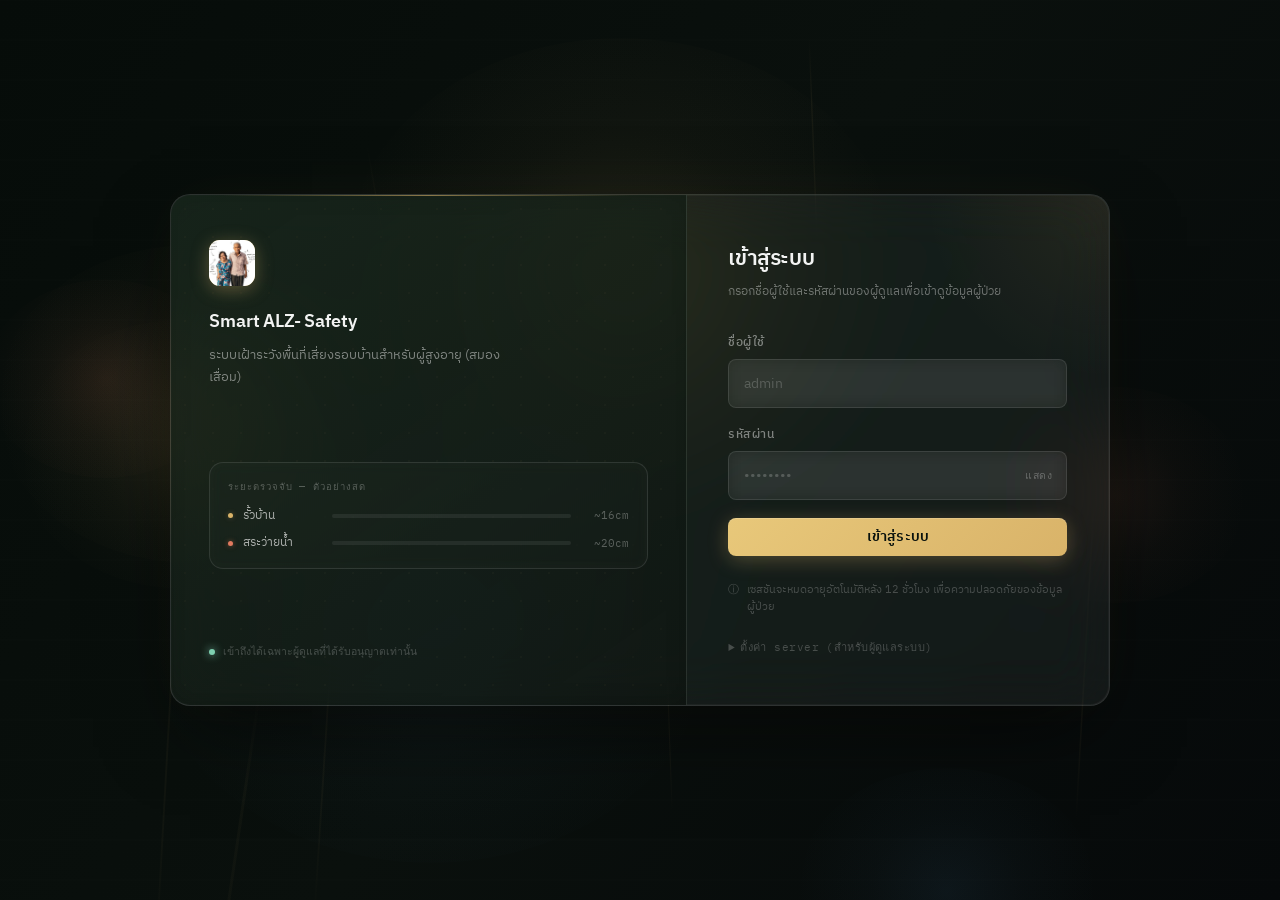
<file: static/login.html>
<!DOCTYPE html>
<html lang="th">

<head>
  <meta charset="UTF-8">
  <meta name="viewport" content="width=device-width, initial-scale=1.0">
  <link rel="icon" type="image/png" href="ctc.png">
  <title>เข้าสู่ระบบ — Smart ALZ-Guard</title>
  <link rel="preconnect" href="https://fonts.googleapis.com">
  <link
    href="https://fonts.googleapis.com/css2?family=IBM+Plex+Sans+Thai:wght@300;400;500;600;700&family=IBM+Plex+Mono:wght@400;500;600&display=swap"
    rel="stylesheet">

  <style>
    /* ============================================================
   CSS VARIABLES — luxury dark palette
   ============================================================ */
    :root {
      --void: #080d0b;
      --deep: #0e1812;
      --pine-dark: #142318;
      --pine-mid: #1f3d2e;
      --ink: #0e1812;
      --ink-soft: #8fa89c;
      --ink-faint: #546860;
      --paper: #f5f4f0;
      --panel: rgba(255, 255, 255, 0.055);
      --panel-inner: rgba(255, 255, 255, 0.07);
      --line: rgba(255, 255, 255, 0.10);
      --line-inner: rgba(255, 255, 255, 0.13);
      --gold-bright: #e8c87a;
      --gold-mid: #d9b369;
      --gold-dim: rgba(217, 179, 105, 0.35);
      --gold-light: rgba(217, 179, 105, 0.12);
      --mint: #7ecfb0;
      --clay: #e07a5f;
      --clay-light: rgba(224, 122, 95, 0.15);
      --glass-blur: blur(28px) saturate(160%);
      --focus-ring: 0 0 0 3px rgba(217, 179, 105, 0.35);
      --radius-sm: 8px;
      --radius-md: 14px;
      --radius-lg: 20px;
    }

    /* ============================================================
   RESET & BASE
   ============================================================ */
    *,
    *::before,
    *::after {
      box-sizing: border-box;
      margin: 0;
      padding: 0;
    }

    html {
      -webkit-font-smoothing: antialiased;
      -moz-osx-font-smoothing: grayscale;
    }

    body {
      font-family: 'IBM Plex Sans Thai', system-ui, sans-serif;
      font-size: 14px;
      line-height: 1.6;
      color: rgba(255, 255, 255, 0.88);
      min-height: 100vh;
      display: flex;
      align-items: center;
      justify-content: center;
      padding: 1.5rem;
      background: var(--void);
      overflow-x: hidden;
      position: relative;
    }

    /* ============================================================
   AMBIENT CANVAS BACKGROUND
   ============================================================ */
    #ambientCanvas {
      position: fixed;
      inset: 0;
      width: 100%;
      height: 100%;
      z-index: 0;
      pointer-events: none;
    }

    /* ============================================================
   LOGIN SHELL
   ============================================================ */
    .login-shell {
      position: relative;
      z-index: 10;
      width: 100%;
      max-width: 940px;
      display: grid;
      grid-template-columns: 1.1fr 0.9fr;
      border-radius: var(--radius-lg);
      overflow: hidden;
      background: var(--panel);
      backdrop-filter: var(--glass-blur);
      -webkit-backdrop-filter: var(--glass-blur);
      border: 1px solid var(--line);
      box-shadow:
        0 0 0 1px rgba(255, 255, 255, 0.04) inset,
        0 32px 80px -20px rgba(0, 0, 0, 0.7),
        0 0 60px -10px rgba(217, 179, 105, 0.06);
    }

    /* ============================================================
   LEFT PANEL — brand aside
   ============================================================ */
    .login-aside {
      background: linear-gradient(145deg, rgba(20, 35, 24, 0.75) 0%, rgba(10, 16, 12, 0.70) 100%);
      backdrop-filter: blur(12px);
      -webkit-backdrop-filter: blur(12px);
      border-right: 1px solid var(--line);
      padding: 2.8rem 2.4rem;
      display: flex;
      flex-direction: column;
      justify-content: space-between;
      position: relative;
      overflow: hidden;
    }

    /* subtle dot grid */
    .login-aside::before {
      content: "";
      position: absolute;
      inset: 0;
      background-image: radial-gradient(circle, rgba(217, 179, 105, 0.4) 1px, transparent 1px);
      background-size: 28px 28px;
      opacity: 0.07;
      pointer-events: none;
    }

    /* gold top edge glow */
    .login-aside::after {
      content: "";
      position: absolute;
      top: 0;
      left: 10%;
      right: 10%;
      height: 1px;
      background: linear-gradient(90deg, transparent, var(--gold-mid), transparent);
      opacity: 0.6;
    }

    .aside-top {
      position: relative;
      z-index: 1;
    }

    /* brand mark */
    .brand-mark-lg {
      width: 46px;
      height: 46px;
      border-radius: 11px;
      background: linear-gradient(135deg, var(--gold-bright), var(--gold-mid));
      display: flex;
      align-items: center;
      justify-content: center;
      color: #08110d;
      font-weight: 700;
      font-size: 15px;
      font-family: 'IBM Plex Mono', monospace;
      margin-bottom: 1.5rem;
      box-shadow: 0 4px 18px rgba(217, 179, 105, 0.35);
      object-fit: cover;
      overflow: hidden;
    }

    .aside-top h1 {
      font-size: 18px;
      font-weight: 600;
      line-height: 1.4;
      margin-bottom: 0.6rem;
      color: rgba(255, 255, 255, 0.95);
      letter-spacing: -0.01em;
    }

    .aside-top p {
      font-size: 12.5px;
      color: rgba(255, 255, 255, 0.45);
      line-height: 1.75;
      max-width: 300px;
    }

    /* ---- zone strip ---- */
    .zone-strip {
      position: relative;
      z-index: 1;
      margin-top: 2rem;
      border: 1px solid var(--line);
      border-radius: var(--radius-md);
      padding: 1rem 1.1rem;
      background: rgba(255, 255, 255, 0.03);
      backdrop-filter: blur(6px);
    }

    .zone-strip .zs-label {
      font-family: 'IBM Plex Mono', monospace;
      font-size: 9.5px;
      letter-spacing: 0.1em;
      text-transform: uppercase;
      color: rgba(255, 255, 255, 0.28);
      margin-bottom: 0.75rem;
    }

    .zs-row {
      display: flex;
      align-items: center;
      gap: 0.65rem;
      font-size: 11.5px;
      margin-bottom: 0.55rem;
    }

    .zs-row:last-child {
      margin-bottom: 0;
    }

    .zs-dot {
      width: 5px;
      height: 5px;
      border-radius: 50%;
      flex-shrink: 0;
    }

    .zs-dot.fence {
      background: var(--gold-mid);
      box-shadow: 0 0 5px var(--gold-dim);
    }

    .zs-dot.pool {
      background: var(--clay);
      box-shadow: 0 0 5px rgba(224, 122, 95, 0.5);
    }

    .zs-name {
      color: rgba(255, 255, 255, 0.65);
      flex-shrink: 0;
      width: 78px;
    }

    .zs-track {
      flex: 1;
      height: 4px;
      border-radius: 3px;
      background: rgba(255, 255, 255, 0.07);
      overflow: hidden;
    }

    .zs-fill {
      height: 100%;
      border-radius: 3px;
      animation: zsBreathe 4.5s ease-in-out infinite;
    }

    .zs-fill.fence {
      background: linear-gradient(90deg, var(--gold-mid), var(--gold-bright));
      animation-delay: 0s;
    }

    .zs-fill.pool {
      background: linear-gradient(90deg, var(--clay), #f0a08a);
      animation-delay: 1.1s;
    }

    @keyframes zsBreathe {

      0%,
      100% {
        width: 22%;
      }

      45% {
        width: 68%;
      }

      60% {
        width: 58%;
      }
    }

    .zs-cm {
      font-family: 'IBM Plex Mono', monospace;
      font-size: 10.5px;
      color: rgba(255, 255, 255, 0.3);
      width: 48px;
      text-align: right;
      flex-shrink: 0;
    }

    .aside-bottom {
      position: relative;
      z-index: 1;
      font-size: 10.5px;
      color: rgba(255, 255, 255, 0.22);
      font-family: 'IBM Plex Mono', monospace;
      display: flex;
      align-items: center;
      gap: 0.5rem;
      margin-top: 2rem;
    }

    .aside-bottom::before {
      content: "";
      width: 6px;
      height: 6px;
      border-radius: 50%;
      background: var(--mint);
      box-shadow: 0 0 8px var(--mint);
      flex-shrink: 0;
      animation: pulse 2.8s ease-in-out infinite;
    }

    @keyframes pulse {

      0%,
      100% {
        opacity: 1;
        transform: scale(1);
      }

      50% {
        opacity: 0.4;
        transform: scale(0.75);
      }
    }

    /* ============================================================
   RIGHT PANEL — login form
   ============================================================ */
    .login-form-wrap {
      padding: 3rem 2.6rem;
      display: flex;
      flex-direction: column;
      justify-content: center;
      position: relative;
    }

    /* top-right corner accent */
    .login-form-wrap::before {
      content: "";
      position: absolute;
      top: 0;
      right: 0;
      width: 200px;
      height: 200px;
      background: radial-gradient(circle at top right, rgba(217, 179, 105, 0.08), transparent 65%);
      pointer-events: none;
    }

    .login-form-wrap h2 {
      font-size: 21px;
      font-weight: 600;
      letter-spacing: -0.02em;
      color: rgba(255, 255, 255, 0.95);
      margin-bottom: 0.35rem;
    }

    .login-form-wrap .sub {
      font-size: 12px;
      color: rgba(255, 255, 255, 0.38);
      margin-bottom: 2rem;
      line-height: 1.6;
    }

    /* ---- field ---- */
    .field {
      margin-bottom: 1.1rem;
    }

    .field label {
      display: block;
      font-size: 11.5px;
      font-weight: 500;
      letter-spacing: 0.04em;
      text-transform: uppercase;
      margin-bottom: 0.45rem;
      color: rgba(255, 255, 255, 0.45);
    }

    .field input {
      width: 100%;
      font-family: 'IBM Plex Sans Thai', system-ui, sans-serif;
      font-size: 14px;
      padding: 0.75rem 0.9rem;
      border: 1px solid rgba(255, 255, 255, 0.10);
      border-radius: var(--radius-sm);
      background: rgba(255, 255, 255, 0.05);
      color: rgba(255, 255, 255, 0.92);
      transition: border-color 0.15s ease, background 0.15s ease, box-shadow 0.15s ease;
      backdrop-filter: blur(8px);
      -webkit-backdrop-filter: blur(8px);
    }

    .field input:focus {
      outline: none;
      border-color: var(--gold-mid);
      background: rgba(255, 255, 255, 0.08);
      box-shadow: var(--focus-ring);
    }

    .field input::placeholder {
      color: rgba(255, 255, 255, 0.20);
    }

    /* ---- password toggle ---- */
    .pw-row {
      position: relative;
    }

    .pw-toggle {
      position: absolute;
      right: 0.65rem;
      top: 50%;
      transform: translateY(-50%);
      background: none;
      border: none;
      cursor: pointer;
      font-size: 10.5px;
      color: rgba(255, 255, 255, 0.28);
      font-family: 'IBM Plex Mono', monospace;
      letter-spacing: 0.05em;
      padding: 0.2rem 0.3rem;
      transition: color 0.12s;
    }

    .pw-toggle:hover {
      color: var(--gold-mid);
    }

    /* ---- message ---- */
    .login-msg {
      font-size: 12.5px;
      padding: 0.7rem 0.9rem;
      border-radius: var(--radius-sm);
      margin-bottom: 1.1rem;
      display: none;
      backdrop-filter: blur(8px);
      -webkit-backdrop-filter: blur(8px);
    }

    .login-msg.show {
      display: block;
    }

    .login-msg.error {
      background: rgba(224, 122, 95, 0.15);
      color: #f09080;
      border: 1px solid rgba(224, 122, 95, 0.25);
    }

    .login-msg.info {
      background: var(--gold-light);
      color: #e8c87a;
      border: 1px solid rgba(217, 179, 105, 0.25);
    }

    /* ---- submit button ---- */
    .submit-row {
      margin-top: 0.6rem;
    }

    .btn {
      display: inline-flex;
      align-items: center;
      justify-content: center;
      gap: 0.5rem;
      font-family: 'IBM Plex Sans Thai', system-ui, sans-serif;
      font-size: 14px;
      font-weight: 600;
      padding: 0.75rem 1.4rem;
      border-radius: var(--radius-sm);
      border: none;
      cursor: pointer;
      transition: all 0.18s ease;
      text-decoration: none;
      line-height: 1;
    }

    .btn-primary {
      width: 100%;
      background: linear-gradient(135deg, var(--gold-bright) 0%, var(--gold-mid) 100%);
      color: #08110d;
      box-shadow: 0 4px 20px rgba(217, 179, 105, 0.30), 0 1px 0 rgba(255, 255, 255, 0.15) inset;
      letter-spacing: 0.01em;
    }

    .btn-primary:hover:not(:disabled) {
      background: linear-gradient(135deg, #f0d090 0%, #e8c87a 100%);
      box-shadow: 0 6px 28px rgba(217, 179, 105, 0.45);
      transform: translateY(-1px);
    }

    .btn-primary:active:not(:disabled) {
      transform: translateY(0);
      box-shadow: 0 2px 12px rgba(217, 179, 105, 0.25);
    }

    .btn-primary:disabled {
      opacity: 0.55;
      cursor: not-allowed;
      transform: none;
    }

    .btn-ghost {
      background: rgba(255, 255, 255, 0.06);
      color: rgba(255, 255, 255, 0.6);
      border: 1px solid rgba(255, 255, 255, 0.10);
      font-size: 12px;
      padding: 0.45rem 0.85rem;
    }

    .btn-ghost:hover {
      background: rgba(255, 255, 255, 0.10);
      color: rgba(255, 255, 255, 0.85);
    }

    /* ---- footnote ---- */
    .form-footnote {
      margin-top: 1.6rem;
      font-size: 11px;
      color: rgba(255, 255, 255, 0.22);
      display: flex;
      align-items: flex-start;
      gap: 0.5rem;
      line-height: 1.6;
    }

    .form-footnote .mono {
      flex-shrink: 0;
    }

    /* ---- advanced ---- */
    details.adv {
      margin-top: 1.4rem;
    }

    details.adv summary {
      font-size: 11px;
      color: rgba(255, 255, 255, 0.22);
      cursor: pointer;
      user-select: none;
      transition: color 0.12s;
      font-family: 'IBM Plex Mono', monospace;
      letter-spacing: 0.04em;
    }

    details.adv summary:hover {
      color: rgba(255, 255, 255, 0.45);
    }

    details.adv .adv-body {
      margin-top: 0.75rem;
    }

    details.adv input {
      font-size: 12.5px;
    }

    /* ============================================================
   DIVIDER LINE BETWEEN PANELS (desktop)
   ============================================================ */
    .shell-divider {
      display: none;
    }

    /* ============================================================
   RESPONSIVE — MOBILE
   ============================================================ */
    @media (max-width: 760px) {
      body {
        padding: 1rem;
        align-items: flex-start;
        padding-top: 2rem;
      }

      .login-shell {
        grid-template-columns: 1fr;
        max-width: 440px;
        margin: 0 auto;
        border-radius: var(--radius-lg);
      }

      .login-aside {
        padding: 1.8rem 1.6rem;
        order: 2;
        border-right: none;
        border-top: 1px solid var(--line);
      }

      .login-form-wrap {
        padding: 2.2rem 1.6rem;
        order: 1;
      }

      .zone-strip {
        display: none;
      }

      .login-form-wrap::before {
        display: none;
      }
    }

    @media (max-width: 380px) {
      .login-form-wrap {
        padding: 1.8rem 1.2rem;
      }

      .login-aside {
        padding: 1.4rem 1.2rem;
      }
    }

    /* ============================================================
   REDUCED MOTION
   ============================================================ */
    @media (prefers-reduced-motion: reduce) {

      *,
      *::before,
      *::after {
        animation-duration: 0.01ms !important;
        transition-duration: 0.01ms !important;
      }
    }
  </style>
</head>

<body>

  <!-- Ambient canvas background -->
  <canvas id="ambientCanvas" aria-hidden="true"></canvas>

  <div class="login-shell">

    <!-- ===== LEFT: brand aside ===== -->
    <aside class="login-aside">
      <div class="aside-top">
        <img src="logo.png" alt="ALZ Guard" class="brand-mark-lg">
        <h1>Smart ALZ- Safety</h1>
        <p>ระบบเฝ้าระวังพื้นที่เสี่ยงรอบบ้านสำหรับผู้สูงอายุ (สมองเสื่อม)</p>
      </div>

      <div class="zone-strip" aria-hidden="true">
        <div class="zs-label">ระยะตรวจจับ — ตัวอย่างสด</div>
        <div class="zs-row">
          <span class="zs-dot fence"></span>
          <span class="zs-name">รั้วบ้าน</span>
          <span class="zs-track"><span class="zs-fill fence"></span></span>
          <span class="zs-cm">~16cm</span>
        </div>
        <div class="zs-row">
          <span class="zs-dot pool"></span>
          <span class="zs-name">สระว่ายน้ำ</span>
          <span class="zs-track"><span class="zs-fill pool"></span></span>
          <span class="zs-cm">~20cm</span>
        </div>
      </div>

      <div class="aside-bottom">เข้าถึงได้เฉพาะผู้ดูแลที่ได้รับอนุญาตเท่านั้น</div>
    </aside>

    <!-- ===== RIGHT: login form ===== -->
    <div class="login-form-wrap">
      <h2>เข้าสู่ระบบ</h2>
      <p class="sub">กรอกชื่อผู้ใช้และรหัสผ่านของผู้ดูแลเพื่อเข้าดูข้อมูลผู้ป่วย</p>

      <div class="login-msg" id="loginMsg" role="alert"></div>

      <form id="loginForm" autocomplete="off">
        <div class="field">
          <label for="username">ชื่อผู้ใช้</label>
          <input type="text" id="username" name="username" placeholder="admin" autocomplete="username" required>
        </div>
        <div class="field">
          <label for="password">รหัสผ่าน</label>
          <div class="pw-row">
            <input type="password" id="password" name="password" placeholder="••••••••" autocomplete="current-password"
              required>
            <button type="button" class="pw-toggle" id="pwToggle" aria-label="แสดง/ซ่อนรหัสผ่าน">แสดง</button>
          </div>
        </div>

        <div class="submit-row">
          <button type="submit" class="btn btn-primary" id="loginBtn">เข้าสู่ระบบ</button>
        </div>
      </form>

      <p class="form-footnote">
        <span class="mono" aria-hidden="true">ⓘ</span>
        <span>เซสชันจะหมดอายุอัตโนมัติหลัง 12 ชั่วโมง เพื่อความปลอดภัยของข้อมูลผู้ป่วย</span>
      </p>

      <details class="adv">
        <summary>ตั้งค่า server (สำหรับผู้ดูแลระบบ)</summary>
        <div class="adv-body">
          <div class="field">
            <label for="apiBase">API Base URL</label>
            <input type="text" id="apiBase" placeholder="https://smart-shoe-monitor.onrender.com">
          </div>
          <button type="button" class="btn btn-ghost" id="saveApiBase">บันทึก URL</button>
        </div>
      </details>
    </div>

  </div>

  <!-- ============================================================
     AMBIENT CANVAS — floating warm light orbs
     ============================================================ -->
  <script>
    (function () {
      const canvas = document.getElementById('ambientCanvas');
      const ctx = canvas.getContext('2d');
      let W, H, orbs = [], streams = [];

      // ---- resize ----
      function resize() {
        W = canvas.width = window.innerWidth;
        H = canvas.height = window.innerHeight;
      }

      // ---- orb class ----
      function mkOrb() {
        const palettes = [
          { r: 217, g: 179, b: 105 },  // gold
          { r: 126, g: 207, b: 176 },  // mint
          { r: 224, g: 122, b: 95 },  // clay warm
          { r: 90, g: 160, b: 220 },  // cool blue
        ];
        const c = palettes[Math.floor(Math.random() * palettes.length)];
        return {
          x: Math.random() * W,
          y: Math.random() * H,
          r: 80 + Math.random() * 220,
          vx: (Math.random() - 0.5) * 0.28,
          vy: (Math.random() - 0.5) * 0.22,
          alpha: 0.04 + Math.random() * 0.07,
          c,
          phase: Math.random() * Math.PI * 2,
        };
      }

      // ---- light stream class ----
      function mkStream() {
        return {
          x: Math.random() * W,
          y: -80,
          w: 1 + Math.random() * 2.5,
          h: 120 + Math.random() * 300,
          speed: 0.18 + Math.random() * 0.28,
          alpha: 0.03 + Math.random() * 0.05,
          c: { r: 217, g: 179, b: 105 },
          tilt: (Math.random() - 0.5) * 0.4,
        };
      }

      function init() {
        resize();
        orbs = Array.from({ length: 7 }, mkOrb);
        streams = Array.from({ length: 12 }, mkStream);
        // randomise stream y positions initially
        streams.forEach(s => { s.y = Math.random() * H; });
      }

      // ---- draw ----
      function draw(t) {
        ctx.clearRect(0, 0, W, H);

        // background gradient
        const bg = ctx.createLinearGradient(0, 0, W, H);
        bg.addColorStop(0, '#060c09');
        bg.addColorStop(0.5, '#0a100d');
        bg.addColorStop(1, '#06090a');
        ctx.fillStyle = bg;
        ctx.fillRect(0, 0, W, H);

        // orbs
        orbs.forEach(o => {
          o.x += o.vx;
          o.y += o.vy;
          if (o.x < -o.r) o.x = W + o.r;
          if (o.x > W + o.r) o.x = -o.r;
          if (o.y < -o.r) o.y = H + o.r;
          if (o.y > H + o.r) o.y = -o.r;

          const breathe = Math.sin(t * 0.0006 + o.phase);
          const alpha = o.alpha + breathe * 0.02;

          const g = ctx.createRadialGradient(o.x, o.y, 0, o.x, o.y, o.r);
          const { r, g: green, b } = o.c;
          g.addColorStop(0, `rgba(${r},${green},${b},${alpha})`);
          g.addColorStop(0.5, `rgba(${r},${green},${b},${alpha * 0.35})`);
          g.addColorStop(1, `rgba(${r},${green},${b},0)`);
          ctx.fillStyle = g;
          ctx.beginPath();
          ctx.ellipse(o.x, o.y, o.r, o.r * 0.82, 0, 0, Math.PI * 2);
          ctx.fill();
        });

        // light streams
        streams.forEach(s => {
          s.y += s.speed;
          if (s.y > H + s.h) {
            s.x = Math.random() * W;
            s.y = -s.h;
            s.h = 120 + Math.random() * 300;
            s.alpha = 0.03 + Math.random() * 0.05;
          }

          ctx.save();
          ctx.translate(s.x, s.y);
          ctx.rotate(s.tilt);
          const sg = ctx.createLinearGradient(0, 0, 0, s.h);
          const { r, g: green, b } = s.c;
          sg.addColorStop(0, `rgba(${r},${green},${b},0)`);
          sg.addColorStop(0.3, `rgba(${r},${green},${b},${s.alpha})`);
          sg.addColorStop(0.7, `rgba(${r},${green},${b},${s.alpha * 0.7})`);
          sg.addColorStop(1, `rgba(${r},${green},${b},0)`);
          ctx.fillStyle = sg;
          ctx.beginPath();
          ctx.rect(-s.w / 2, 0, s.w, s.h);
          ctx.fill();
          ctx.restore();
        });

        // subtle horizontal scanline grid (very faint)
        ctx.strokeStyle = 'rgba(255,255,255,0.012)';
        ctx.lineWidth = 1;
        for (let y = 0; y < H; y += 40) {
          ctx.beginPath();
          ctx.moveTo(0, y);
          ctx.lineTo(W, y);
          ctx.stroke();
        }
      }

      let raf;
      function loop(t) {
        draw(t);
        raf = requestAnimationFrame(loop);
      }

      init();
      raf = requestAnimationFrame(loop);
      window.addEventListener('resize', () => { resize(); });
    })();
  </script>

  <!-- ============================================================
     SYSTEM LOGIC — ยังคงระบบเดิมทุกอย่าง
     ============================================================ -->
  <script src="shared.js"></script>
  <script>
    // ถ้ามี token ที่ยังไม่หมดอายุอยู่แล้ว ข้ามไปหน้า dashboard ทันที
    (function () {
      const token = localStorage.getItem('ssm_token');
      if (token) {
        try {
          const payload = JSON.parse(atob(token.split('.')[1]));
          if (payload.exp && Date.now() / 1000 < payload.exp) {
            location.replace('dashboard.html');
          }
        } catch (e) { /* token เสีย - ปล่อยให้ login ใหม่ */ }
      }
    })();

    // แสดงข้อความ redirect (เช่น เซสชันหมดอายุ) ถ้ามี
    (function () {
      const msg = sessionStorage.getItem('ssm_login_msg');
      if (msg) {
        showLoginMsg(msg, 'info');
        sessionStorage.removeItem('ssm_login_msg');
      }
    })();

    // เติม API base ปัจจุบันลงในช่อง advanced
    document.getElementById('apiBase').value = API_BASE;
    document.getElementById('saveApiBase').addEventListener('click', () => {
      const val = document.getElementById('apiBase').value.trim().replace(/\/$/, '');
      if (val) {
        localStorage.setItem('ssm_api_base', val);
        showLoginMsg('บันทึก API URL แล้ว: ' + val, 'info');
      }
    });

    document.getElementById('pwToggle').addEventListener('click', () => {
      const pw = document.getElementById('password');
      const btn = document.getElementById('pwToggle');
      if (pw.type === 'password') { pw.type = 'text'; btn.textContent = 'ซ่อน'; }
      else { pw.type = 'password'; btn.textContent = 'แสดง'; }
    });

    function showLoginMsg(text, type) {
      const el = document.getElementById('loginMsg');
      el.textContent = text;
      el.className = 'login-msg show ' + type;
    }
    function hideLoginMsg() {
      const el = document.getElementById('loginMsg');
      el.className = 'login-msg';
    }

    document.getElementById('loginForm').addEventListener('submit', async (e) => {
      e.preventDefault();
      hideLoginMsg();

      const username = document.getElementById('username').value.trim();
      const password = document.getElementById('password').value;
      const btn = document.getElementById('loginBtn');

      if (!username || !password) {
        showLoginMsg('กรุณากรอกชื่อผู้ใช้และรหัสผ่าน', 'error');
        return;
      }

      btn.disabled = true;
      btn.textContent = 'กำลังเข้าสู่ระบบ...';

      try {
        const res = await fetch(`${API_BASE}/api/login`, {
          method: 'POST',
          headers: { 'Content-Type': 'application/json' },
          body: JSON.stringify({ username, password }),
        });

        const data = await res.json().catch(() => null);

        if (!res.ok) {
          const detail = (data && data.detail) ? data.detail : 'เข้าสู่ระบบไม่สำเร็จ';
          showLoginMsg(detail, 'error');
          return;
        }

        localStorage.setItem('ssm_token', data.access_token);
        localStorage.setItem('ssm_user', JSON.stringify({ username }));

        const redirectTo = sessionStorage.getItem('ssm_redirect_after_login') || 'dashboard.html';
        sessionStorage.removeItem('ssm_redirect_after_login');
        location.replace(redirectTo);

      } catch (err) {
        showLoginMsg('เชื่อมต่อ server ไม่ได้ — ตรวจสอบ API URL หรืออินเทอร์เน็ต', 'error');
      } finally {
        btn.disabled = false;
        btn.textContent = 'เข้าสู่ระบบ';
      }
    });
  </script>

</body>

</html>
</file>
<file: shared.css>
/* ═══════════════════════════════════════════════════════════
   Smart Shoe Monitor — shared.css
   Design tokens + layout components ใช้ร่วมกันทุกหน้า
   ═══════════════════════════════════════════════════════════ */

/* ── Reset ─────────────────────────────────────────────── */
*, *::before, *::after { box-sizing: border-box; margin: 0; padding: 0; }
html { font-size: 14px; -webkit-text-size-adjust: 100%; }

/* ── Design Tokens ─────────────────────────────────────── */
:root {
  /* Base palette — warm neutral */
  --paper:       #faf8f4;
  --panel:       #ffffff;
  --ink:         #1e2620;
  --ink-soft:    #4a5549;
  --ink-faint:   #8a9188;

  /* Lines */
  --line:        #dedad4;
  --line-soft:   #ece9e1;

  /* Pine (green) — primary / ok */
  --pine:        #1f4d3d;
  --pine-mid:    #2e6e57;
  --pine-light:  #e8f0ec;

  /* Gold (amber) — warning */
  --gold:        #8a6a1a;
  --gold-mid:    #c09a28;
  --gold-light:  #fdf5dc;

  /* Clay (red) — danger / alert */
  --clay:        #b5482f;
  --clay-mid:    #d06448;
  --clay-light:  #fdeee9;

  /* Slate — info / neutral */
  --slate:       #5a7a9a;
  --slate-light: #e8eef5;

  /* Radius */
  --radius:      10px;
  --radius-sm:   6px;

  /* Focus ring */
  --focus-ring:  0 0 0 3px rgba(46,110,87,.25);

  /* Header height — used by sticky positioning */
  --header-h:    60px;
}

/* ── Base ──────────────────────────────────────────────── */
body {
  font-family: 'IBM Plex Sans Thai', 'IBM Plex Sans', system-ui, sans-serif;
  background: var(--paper);
  color: var(--ink);
  line-height: 1.6;
  min-height: 100vh;
}

/* ── Typography helpers ────────────────────────────────── */
.mono { font-family: 'IBM Plex Mono', 'Courier New', monospace; }
code.mono {
  font-family: 'IBM Plex Mono', monospace;
  font-size: .85em;
  background: var(--line-soft);
  padding: .1em .35em;
  border-radius: 3px;
}

/* ── App header ────────────────────────────────────────── */
.app-header {
  position: sticky;
  top: 0;
  z-index: 100;
  height: var(--header-h);
  background: var(--ink);
  color: #fff;
  display: flex;
  align-items: center;
  gap: 1.2rem;
  padding: 0 1.5rem;
  border-bottom: 1px solid rgba(255,255,255,.08);
  box-shadow: 0 2px 8px rgba(0,0,0,.18);
}

/* Brand */
.brand { display: flex; align-items: center; gap: .75rem; flex-shrink: 0; }
.brand-mark {
  width: 34px; height: 34px;
  border-radius: 8px;
  background: var(--gold-mid);
  color: var(--ink);
  font-family: 'IBM Plex Mono', monospace;
  font-weight: 700;
  font-size: 13px;
  display: flex; align-items: center; justify-content: center;
  flex-shrink: 0;
}
.brand-text h1 {
  font-size: 14px;
  font-weight: 700;
  line-height: 1.2;
  color: #fff;
}
.brand-text p {
  font-size: 10.5px;
  color: rgba(255,255,255,.5);
  line-height: 1.2;
  white-space: nowrap;
}

/* Nav */
.app-nav {
  display: flex;
  gap: .2rem;
  margin-left: .4rem;
}
.app-nav a {
  font-size: 12.5px;
  font-weight: 600;
  color: rgba(255,255,255,.6);
  text-decoration: none;
  padding: .4rem .75rem;
  border-radius: var(--radius-sm);
  transition: background .12s, color .12s;
}
.app-nav a:hover { background: rgba(255,255,255,.1); color: #fff; }
.app-nav a[aria-current="page"] { background: rgba(255,255,255,.14); color: #fff; }

/* Header right section */
.header-right {
  margin-left: auto;
  display: flex;
  align-items: center;
  gap: .75rem;
  flex-shrink: 0;
}

/* Live indicator */
.live-pill {
  display: flex;
  align-items: center;
  gap: .45rem;
  font-size: 11.5px;
  color: rgba(255,255,255,.55);
}
.live-dot {
  width: 7px; height: 7px;
  border-radius: 50%;
  background: #4caf82;
  box-shadow: 0 0 0 2px rgba(76,175,130,.3);
  animation: livePulse 2.2s ease-in-out infinite;
}
.live-dot.off {
  background: var(--clay-mid);
  box-shadow: none;
  animation: none;
}
@keyframes livePulse {
  0%, 100% { box-shadow: 0 0 0 2px rgba(76,175,130,.3); }
  50%       { box-shadow: 0 0 0 4px rgba(76,175,130,.08); }
}

/* User pill */
.user-pill {
  font-size: 11.5px;
  color: rgba(255,255,255,.5);
}
.user-pill .who {
  color: rgba(255,255,255,.85);
  font-weight: 600;
}

/* Logout button */
.logout-btn {
  font-family: inherit;
  font-size: 12px;
  font-weight: 600;
  color: rgba(255,255,255,.6);
  background: rgba(255,255,255,.07);
  border: 1px solid rgba(255,255,255,.12);
  border-radius: var(--radius-sm);
  padding: .35rem .7rem;
  cursor: pointer;
  transition: background .12s, color .12s;
}
.logout-btn:hover { background: rgba(255,255,255,.14); color: #fff; }

/* ── Main content ──────────────────────────────────────── */
.app-main {
  max-width: 1240px;
  margin: 0 auto;
  padding: 1.6rem 1.5rem 3rem;
}

/* ── Section label ─────────────────────────────────────── */
.section-label {
  font-size: 10.5px;
  font-weight: 700;
  letter-spacing: .08em;
  text-transform: uppercase;
  color: var(--ink-faint);
  margin-bottom: .65rem;
  padding-left: .1rem;
}

/* ── Panel (card) ──────────────────────────────────────── */
.panel {
  background: var(--panel);
  border: 1px solid var(--line);
  border-radius: var(--radius);
  overflow: hidden;
}

.panel-head {
  display: flex;
  align-items: center;
  justify-content: space-between;
  padding: .85rem 1.2rem;
  border-bottom: 1px solid var(--line-soft);
}
.panel-head h2 {
  font-size: 13.5px;
  font-weight: 600;
  color: var(--ink);
}
.panel-body { padding: 1rem 1.2rem; }

/* Count badge in panel head */
.count {
  font-family: 'IBM Plex Mono', monospace;
  font-size: 11.5px;
  color: var(--ink-faint);
  background: var(--paper);
  border: 1px solid var(--line);
  border-radius: 20px;
  padding: .15rem .65rem;
}

/* ── Chip (event type badge) ───────────────────────────── */
.chip {
  display: inline-block;
  font-size: 11px;
  font-weight: 600;
  padding: .18rem .6rem;
  border-radius: 20px;
  white-space: nowrap;
}
.chip.danger  { background: var(--clay-light);  color: var(--clay); }
.chip.warning { background: var(--gold-light);  color: var(--gold); }
.chip.ok      { background: var(--pine-light);  color: var(--pine); }
.chip.info    { background: var(--slate-light); color: var(--slate); }
.chip.neutral { background: var(--line-soft);   color: var(--ink-soft); }

/* ── Buttons ───────────────────────────────────────────── */
.btn {
  font-family: inherit;
  font-size: 13px;
  font-weight: 600;
  padding: .55rem 1.1rem;
  border-radius: var(--radius-sm);
  border: 1px solid transparent;
  cursor: pointer;
  transition: background .12s, color .12s, border-color .12s;
  display: inline-flex;
  align-items: center;
  gap: .4rem;
  text-decoration: none;
  white-space: nowrap;
}
.btn:disabled { opacity: .45; cursor: not-allowed; }

.btn-primary {
  background: var(--pine);
  color: #fff;
  border-color: var(--pine);
}
.btn-primary:not(:disabled):hover { background: var(--pine-mid); border-color: var(--pine-mid); }

.btn-ghost {
  background: transparent;
  color: var(--ink-soft);
  border-color: var(--line);
}
.btn-ghost:not(:disabled):hover { background: var(--paper); border-color: var(--ink-faint); }

.btn-danger {
  background: var(--clay);
  color: #fff;
  border-color: var(--clay);
}
.btn-danger:not(:disabled):hover { background: var(--clay-mid); border-color: var(--clay-mid); }

/* ── State blocks (empty / loading / error) ────────────── */
.state-block {
  display: flex;
  flex-direction: column;
  align-items: center;
  justify-content: center;
  gap: .65rem;
  padding: 2.2rem 1.5rem;
  font-size: 13px;
  color: var(--ink-faint);
  text-align: center;
}
.state-block.error { color: var(--clay); }
.state-icon { font-size: 22px; line-height: 1; }

/* ── Spinner ───────────────────────────────────────────── */
.spinner {
  display: inline-block;
  width: 20px; height: 20px;
  border: 2px solid var(--line);
  border-top-color: var(--pine-mid);
  border-radius: 50%;
  animation: spin .7s linear infinite;
}
@keyframes spin { to { transform: rotate(360deg); } }

/* ── Responsive helpers ────────────────────────────────── */
@media (max-width: 640px) {
  .app-header { gap: .7rem; padding: 0 1rem; }
  .brand-text p { display: none; }
  .app-main { padding: 1.1rem 1rem 2.5rem; }
  .header-right { gap: .45rem; }
}
@media (max-width: 480px) {
  .app-nav a { padding: .35rem .5rem; font-size: 12px; }
  .brand-text h1 { font-size: 13px; }
}
</file>
<file: static/shared.css>
/* ═══════════════════════════════════════════════════════════
   Smart Shoe Monitor — shared.css
   Design tokens + layout components ใช้ร่วมกันทุกหน้า
   ═══════════════════════════════════════════════════════════ */

/* ── Reset ─────────────────────────────────────────────── */
*, *::before, *::after { box-sizing: border-box; margin: 0; padding: 0; }
html { font-size: 14px; -webkit-text-size-adjust: 100%; }

/* ── Design Tokens ─────────────────────────────────────── */
:root {
  /* Base palette — cool hospital-light */
  --paper:       #f3f8fa;
  --panel:       #ffffff;
  --ink:         #1e2630;
  --ink-soft:    #4a5868;
  --ink-faint:   #8a96a3;

  /* Lines */
  --line:        #d9e3ea;
  --line-soft:   #e9eff3;

  /* Sky (blue) — primary / ok */
  --pine:        #1f5b78;
  --pine-mid:    #2f86ab;
  --pine-light:  #e7f3f8;

  /* Header background — separate from --ink so body text stays neutral */
  --header-bg:   #2f7da3;

  /* Gold (amber) — warning */
  --gold:        #8a6a1a;
  --gold-mid:    #c09a28;
  --gold-light:  #fdf5dc;

  /* Clay (red) — danger / alert */
  --clay:        #b5482f;
  --clay-mid:    #d06448;
  --clay-light:  #fdeee9;

  /* Slate — info / neutral */
  --slate:       #5a7a9a;
  --slate-light: #e8eef5;

  /* Radius */
  --radius:      10px;
  --radius-sm:   6px;

  /* Focus ring */
  --focus-ring:  0 0 0 3px rgba(47,134,171,.25);

  /* Header height — used by sticky positioning */
  --header-h:    60px;
}

/* ── Base ──────────────────────────────────────────────── */
body {
  font-family: 'IBM Plex Sans Thai', 'IBM Plex Sans', system-ui, sans-serif;
  background: var(--paper);
  color: var(--ink);
  line-height: 1.6;
  min-height: 100vh;
}

/* ── Typography helpers ────────────────────────────────── */
.mono { font-family: 'IBM Plex Mono', 'Courier New', monospace; }
code.mono {
  font-family: 'IBM Plex Mono', monospace;
  font-size: .85em;
  background: var(--line-soft);
  padding: .1em .35em;
  border-radius: 3px;
}

/* ── App header ────────────────────────────────────────── */
.app-header {
  position: sticky;
  top: 0;
  z-index: 100;
  height: var(--header-h);
  background: var(--header-bg);
  color: #fff;
  display: flex;
  align-items: center;
  gap: 1.2rem;
  padding: 0 1.5rem;
  border-bottom: 1px solid rgba(255,255,255,.08);
  box-shadow: 0 2px 8px rgba(0,0,0,.12);
}

/* Brand */
.brand { display: flex; align-items: center; gap: .75rem; flex-shrink: 0; }
.brand-mark {
  width: 34px; height: 34px;
  border-radius: 8px;
  background: var(--gold-mid);
  color: var(--ink);
  font-family: 'IBM Plex Mono', monospace;
  font-weight: 700;
  font-size: 13px;
  display: flex; align-items: center; justify-content: center;
  flex-shrink: 0;
  object-fit: cover;
  overflow: hidden;
}
.brand-text h1 {
  font-size: 14px;
  font-weight: 700;
  line-height: 1.2;
  color: #fff;
}
.brand-text p {
  font-size: 10.5px;
  color: rgba(255,255,255,.5);
  line-height: 1.2;
  white-space: nowrap;
}

/* Nav */
.app-nav {
  display: flex;
  gap: .2rem;
  margin-left: .4rem;
}
.app-nav a {
  font-size: 12.5px;
  font-weight: 600;
  color: rgba(255,255,255,.6);
  text-decoration: none;
  padding: .4rem .75rem;
  border-radius: var(--radius-sm);
  transition: background .12s, color .12s;
}
.app-nav a:hover { background: rgba(255,255,255,.1); color: #fff; }
.app-nav a[aria-current="page"] { background: rgba(255,255,255,.14); color: #fff; }

/* Header right section */
.header-right {
  margin-left: auto;
  display: flex;
  align-items: center;
  gap: .75rem;
  flex-shrink: 0;
}

/* Live indicator */
.live-pill {
  display: flex;
  align-items: center;
  gap: .45rem;
  font-size: 11.5px;
  color: rgba(255,255,255,.55);
}
.live-dot {
  width: 7px; height: 7px;
  border-radius: 50%;
  background: #4caf82;
  box-shadow: 0 0 0 2px rgba(76,175,130,.3);
  animation: livePulse 2.2s ease-in-out infinite;
}
.live-dot.off {
  background: var(--clay-mid);
  box-shadow: none;
  animation: none;
}
@keyframes livePulse {
  0%, 100% { box-shadow: 0 0 0 2px rgba(76,175,130,.3); }
  50%       { box-shadow: 0 0 0 4px rgba(76,175,130,.08); }
}

/* User pill */
.user-pill {
  font-size: 11.5px;
  color: rgba(255,255,255,.5);
}
.user-pill .who {
  color: rgba(255,255,255,.85);
  font-weight: 600;
}

/* Logout button */
.logout-btn {
  font-family: inherit;
  font-size: 12px;
  font-weight: 600;
  color: rgba(255,255,255,.6);
  background: rgba(255,255,255,.07);
  border: 1px solid rgba(255,255,255,.12);
  border-radius: var(--radius-sm);
  padding: .35rem .7rem;
  cursor: pointer;
  transition: background .12s, color .12s;
}
.logout-btn:hover { background: rgba(255,255,255,.14); color: #fff; }

/* ── Main content ──────────────────────────────────────── */
.app-main {
  max-width: 1240px;
  margin: 0 auto;
  padding: 1.6rem 1.5rem 3rem;
}

/* ── Section label ─────────────────────────────────────── */
.section-label {
  font-size: 10.5px;
  font-weight: 700;
  letter-spacing: .08em;
  text-transform: uppercase;
  color: var(--ink-faint);
  margin-bottom: .65rem;
  padding-left: .1rem;
}

/* ── Panel (card) ──────────────────────────────────────── */
.panel {
  background: var(--panel);
  border: 1px solid var(--line);
  border-radius: var(--radius);
  overflow: hidden;
}

.panel-head {
  display: flex;
  align-items: center;
  justify-content: space-between;
  padding: .85rem 1.2rem;
  border-bottom: 1px solid var(--line-soft);
}
.panel-head h2 {
  font-size: 13.5px;
  font-weight: 600;
  color: var(--ink);
}
.panel-body { padding: 1rem 1.2rem; }

/* Count badge in panel head */
.count {
  font-family: 'IBM Plex Mono', monospace;
  font-size: 11.5px;
  color: var(--ink-faint);
  background: var(--paper);
  border: 1px solid var(--line);
  border-radius: 20px;
  padding: .15rem .65rem;
}

/* ── Chip (event type badge) ───────────────────────────── */
.chip {
  display: inline-block;
  font-size: 11px;
  font-weight: 600;
  padding: .18rem .6rem;
  border-radius: 20px;
  white-space: nowrap;
}
.chip.danger  { background: var(--clay-light);  color: var(--clay); }
.chip.warning { background: var(--gold-light);  color: var(--gold); }
.chip.ok      { background: var(--pine-light);  color: var(--pine); }
.chip.info    { background: var(--slate-light); color: var(--slate); }
.chip.neutral { background: var(--line-soft);   color: var(--ink-soft); }

/* ── Buttons ───────────────────────────────────────────── */
.btn {
  font-family: inherit;
  font-size: 13px;
  font-weight: 600;
  padding: .55rem 1.1rem;
  border-radius: var(--radius-sm);
  border: 1px solid transparent;
  cursor: pointer;
  transition: background .12s, color .12s, border-color .12s;
  display: inline-flex;
  align-items: center;
  gap: .4rem;
  text-decoration: none;
  white-space: nowrap;
}
.btn:disabled { opacity: .45; cursor: not-allowed; }

.btn-primary {
  background: var(--pine);
  color: #fff;
  border-color: var(--pine);
}
.btn-primary:not(:disabled):hover { background: var(--pine-mid); border-color: var(--pine-mid); }

.btn-ghost {
  background: transparent;
  color: var(--ink-soft);
  border-color: var(--line);
}
.btn-ghost:not(:disabled):hover { background: var(--paper); border-color: var(--ink-faint); }

.btn-danger {
  background: var(--clay);
  color: #fff;
  border-color: var(--clay);
}
.btn-danger:not(:disabled):hover { background: var(--clay-mid); border-color: var(--clay-mid); }

/* ── State blocks (empty / loading / error) ────────────── */
.state-block {
  display: flex;
  flex-direction: column;
  align-items: center;
  justify-content: center;
  gap: .65rem;
  padding: 2.2rem 1.5rem;
  font-size: 13px;
  color: var(--ink-faint);
  text-align: center;
}
.state-block.error { color: var(--clay); }
.state-icon { font-size: 22px; line-height: 1; }

/* ── Spinner ───────────────────────────────────────────── */
.spinner {
  display: inline-block;
  width: 20px; height: 20px;
  border: 2px solid var(--line);
  border-top-color: var(--pine-mid);
  border-radius: 50%;
  animation: spin .7s linear infinite;
}
@keyframes spin { to { transform: rotate(360deg); } }

/* ── Responsive helpers ────────────────────────────────── */
@media (max-width: 640px) {
  .app-header { gap: .7rem; padding: 0 1rem; }
  .brand-text p { display: none; }
  .app-main { padding: 1.1rem 1rem 2.5rem; }
  .header-right { gap: .45rem; }
}
@media (max-width: 480px) {
  .app-nav a { padding: .35rem .5rem; font-size: 12px; }
  .brand-text h1 { font-size: 13px; }
}
</file>
